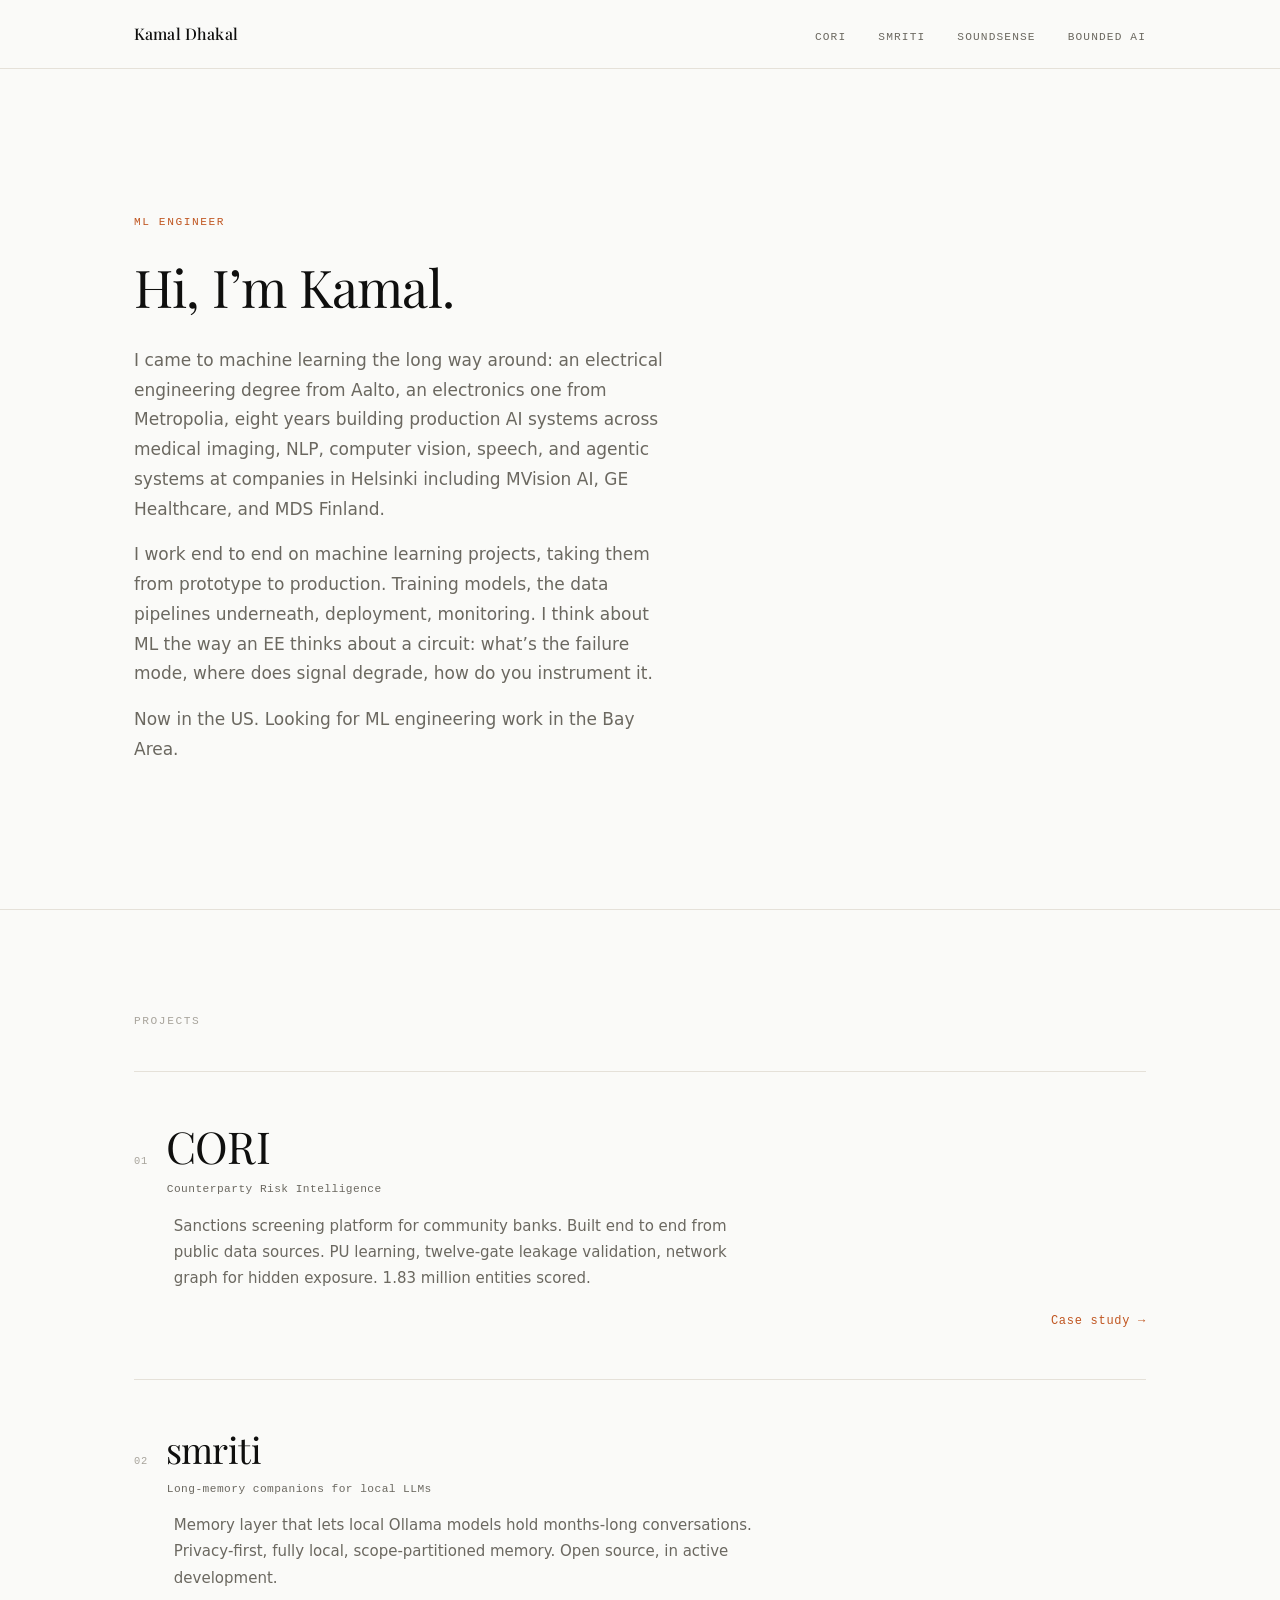
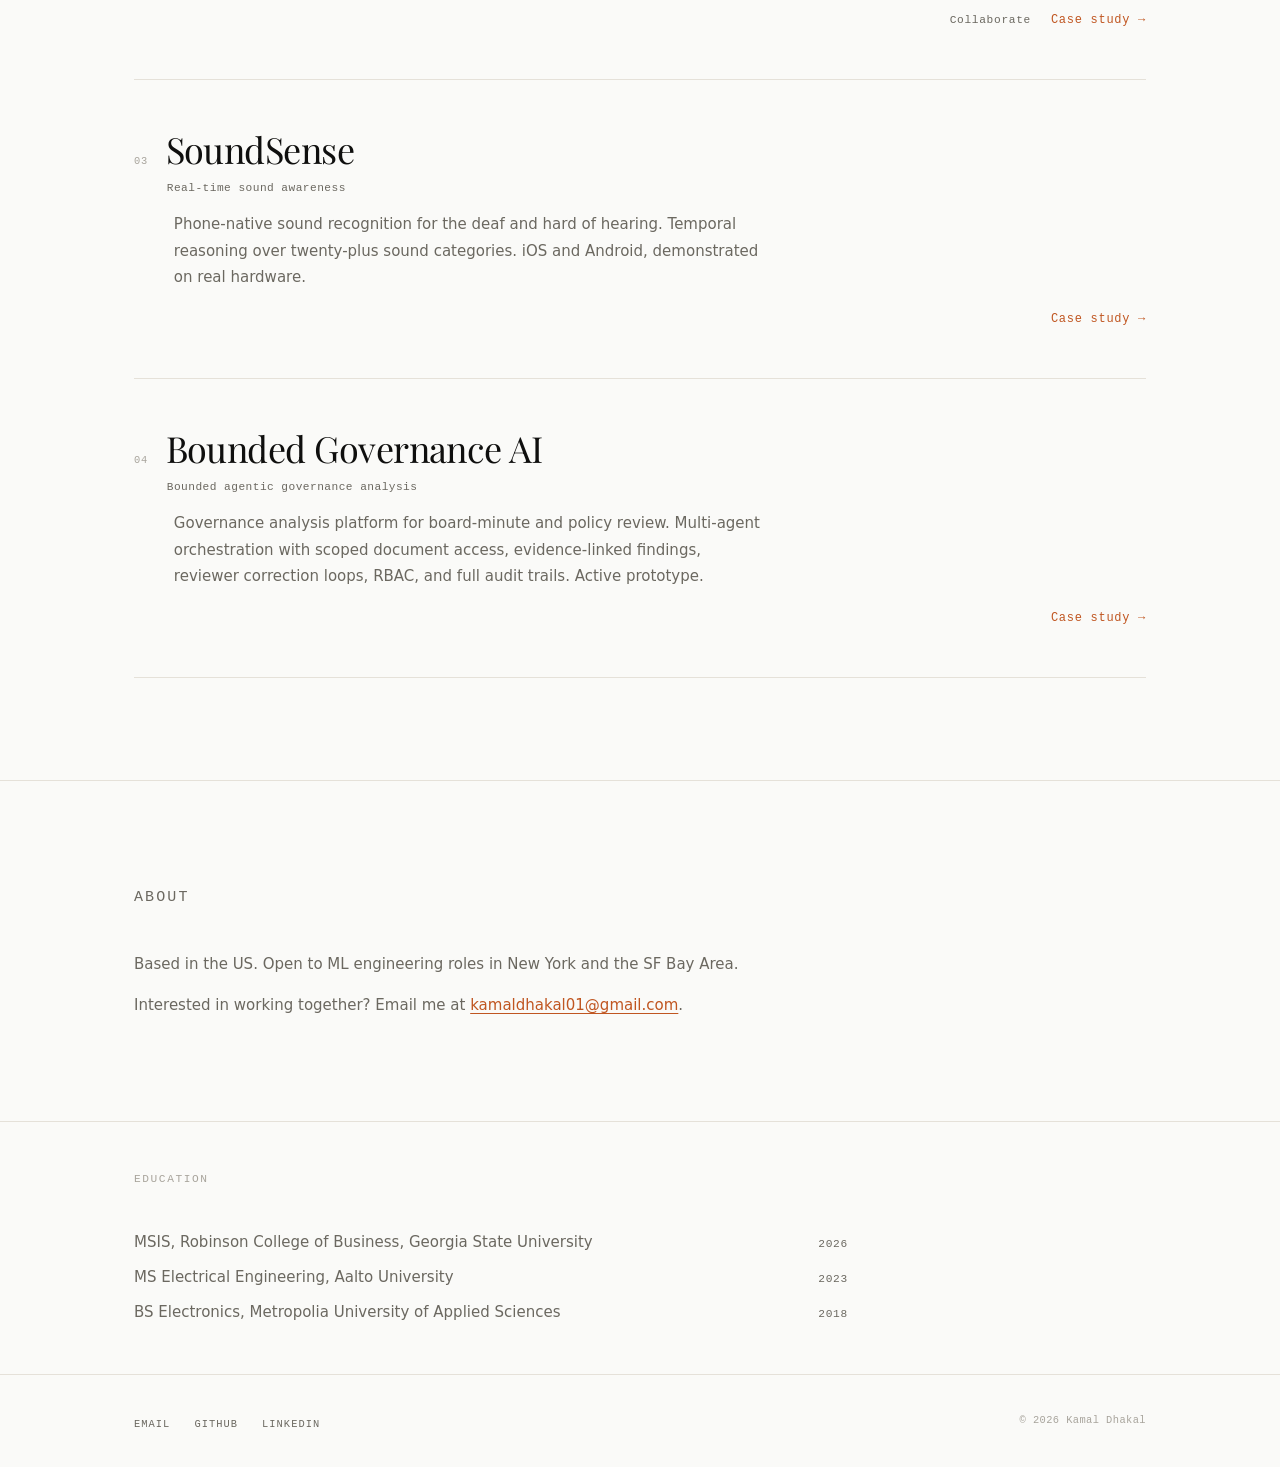
<file: index.html>
<!DOCTYPE html>
<html lang="en">
<head>
  <meta charset="UTF-8">
  <meta name="viewport" content="width=device-width, initial-scale=1.0">
  <title>Kamal Dhakal</title>
  <meta name="description" content="ML engineer. Eight years building production AI systems across medical imaging, NLP, computer vision, speech, and agentic systems. Now in the US, looking for ML engineering work in the Bay Area.">
  <link rel="preconnect" href="https://fonts.googleapis.com">
  <link rel="preconnect" href="https://fonts.gstatic.com" crossorigin>
  <link href="https://fonts.googleapis.com/css2?family=Playfair+Display:ital,wght@0,400;0,500;1,400&display=swap" rel="stylesheet">
  <link rel="stylesheet" href="styles.css">
</head>
<body>

  <nav class="site-nav">
    <div class="wrap nav-inner">
      <a href="/" class="nav-brand">Kamal Dhakal</a>
      <ul class="nav-items">
        <li><a href="/projects/cori/">CORI</a></li>
        <li><a href="/projects/smriti/">smriti</a></li>
        <li><a href="/projects/soundsense/">SoundSense</a></li>
        <li><a href="/projects/bounded-governance-ai/">Bounded AI</a></li>
      </ul>
    </div>
  </nav>

  <main>

    <section class="hero">
      <div class="wrap">
        <p class="hero-eyebrow">ML Engineer</p>
        <h1>Hi, I&rsquo;m Kamal.</h1>
        <p class="hero-body">I came to machine learning the long way around: an electrical engineering degree from Aalto, an electronics one from Metropolia, eight years building production AI systems across medical imaging, NLP, computer vision, speech, and agentic systems at companies in Helsinki including MVision AI, GE Healthcare, and MDS Finland.</p>
        <p class="hero-body">I work end to end on machine learning projects, taking them from prototype to production. Training models, the data pipelines underneath, deployment, monitoring. I think about ML the way an EE thinks about a circuit: what&rsquo;s the failure mode, where does signal degrade, how do you instrument it.</p>
        <p class="hero-body">Now in the US. Looking for ML engineering work in the Bay Area.</p>
      </div>
    </section>

    <section class="projects-section" id="projects">
      <div class="wrap">
        <p class="section-eyebrow">Projects</p>

        <div class="project-list">

          <!-- ── CORI ──────────────────────────────────────────── -->
          <article class="project-item featured">
            <div class="project-item-head">
              <span class="project-num">01</span>
              <h2>CORI</h2>
            </div>
            <p class="project-meta">Counterparty Risk Intelligence</p>
            <p class="project-blurb">Sanctions screening platform for community banks. Built end to end from public data sources. PU learning, twelve-gate leakage validation, network graph for hidden exposure. 1.83 million entities scored.</p>
            <div class="project-item-foot">
              <a href="/projects/cori/" class="cta-link">Case study &rarr;</a>
            </div>
          </article>

          <!-- ── smriti ─────────────────────────────────────────── -->
          <article class="project-item">
            <div class="project-item-head">
              <span class="project-num">02</span>
              <h2>smriti</h2>
            </div>
            <p class="project-meta">Long-memory companions for local LLMs</p>
            <p class="project-blurb">Memory layer that lets local Ollama models hold months-long conversations. Privacy-first, fully local, scope-partitioned memory. Open source, in active development.</p>
            <div class="project-item-foot">
              <a href="mailto:kamaldhakal01@gmail.com" class="cta-link-secondary">Collaborate</a>
              <a href="/projects/smriti/" class="cta-link">Case study &rarr;</a>
            </div>
          </article>

          <!-- ── SoundSense ─────────────────────────────────────── -->
          <article class="project-item">
            <div class="project-item-head">
              <span class="project-num">03</span>
              <h2>SoundSense</h2>
            </div>
            <p class="project-meta">Real-time sound awareness</p>
            <p class="project-blurb">Phone-native sound recognition for the deaf and hard of hearing. Temporal reasoning over twenty-plus sound categories. iOS and Android, demonstrated on real hardware.</p>
            <div class="project-item-foot">
              <a href="/projects/soundsense/" class="cta-link">Case study &rarr;</a>
            </div>
          </article>

          <!-- ── Bounded Governance AI ──────────────────────────── -->
          <article class="project-item">
            <div class="project-item-head">
              <span class="project-num">04</span>
              <h2>Bounded Governance AI</h2>
            </div>
            <p class="project-meta">Bounded agentic governance analysis</p>
            <p class="project-blurb">Governance analysis platform for board-minute and policy review. Multi-agent orchestration with scoped document access, evidence-linked findings, reviewer correction loops, RBAC, and full audit trails. Active prototype.</p>
            <div class="project-item-foot">
              <a href="/projects/bounded-governance-ai/" class="cta-link">Case study &rarr;</a>
            </div>
          </article>

        </div>
      </div>
    </section>

    <section class="about-section">
      <div class="wrap">
        <p class="section-eyebrow">About</p>
        <p>Based in the US. Open to ML engineering roles in New York and the SF Bay Area.</p>
        <p>Interested in working together? Email me at <a href="mailto:kamaldhakal01@gmail.com" class="link-accent">kamaldhakal01@gmail.com</a>.</p>
      </div>
    </section>

    <section class="education-section">
      <div class="wrap">
        <p class="section-eyebrow">Education</p>
        <ul class="education-list">
          <li class="education-item">
            <span>MSIS, Robinson College of Business, Georgia State University</span>
            <span class="education-year">2026</span>
          </li>
          <li class="education-item">
            <span>MS Electrical Engineering, Aalto University</span>
            <span class="education-year">2023</span>
          </li>
          <li class="education-item">
            <span>BS Electronics, Metropolia University of Applied Sciences</span>
            <span class="education-year">2018</span>
          </li>
        </ul>
      </div>
    </section>

  </main>

  <footer class="site-footer">
    <div class="wrap footer-inner">
      <ul class="footer-links">
        <li><a href="mailto:kamaldhakal01@gmail.com">Email</a></li>
        <li><a href="https://github.com/dhakalkamal" target="_blank" rel="noopener noreferrer">GitHub</a></li>
        <li><a href="https://www.linkedin.com/in/dhakalkamal/" target="_blank" rel="noopener noreferrer">LINKEDIN</a></li>
      </ul>
      <span class="footer-copy">&copy; 2026 Kamal Dhakal</span>
    </div>
  </footer>

</body>
</html>
</file>
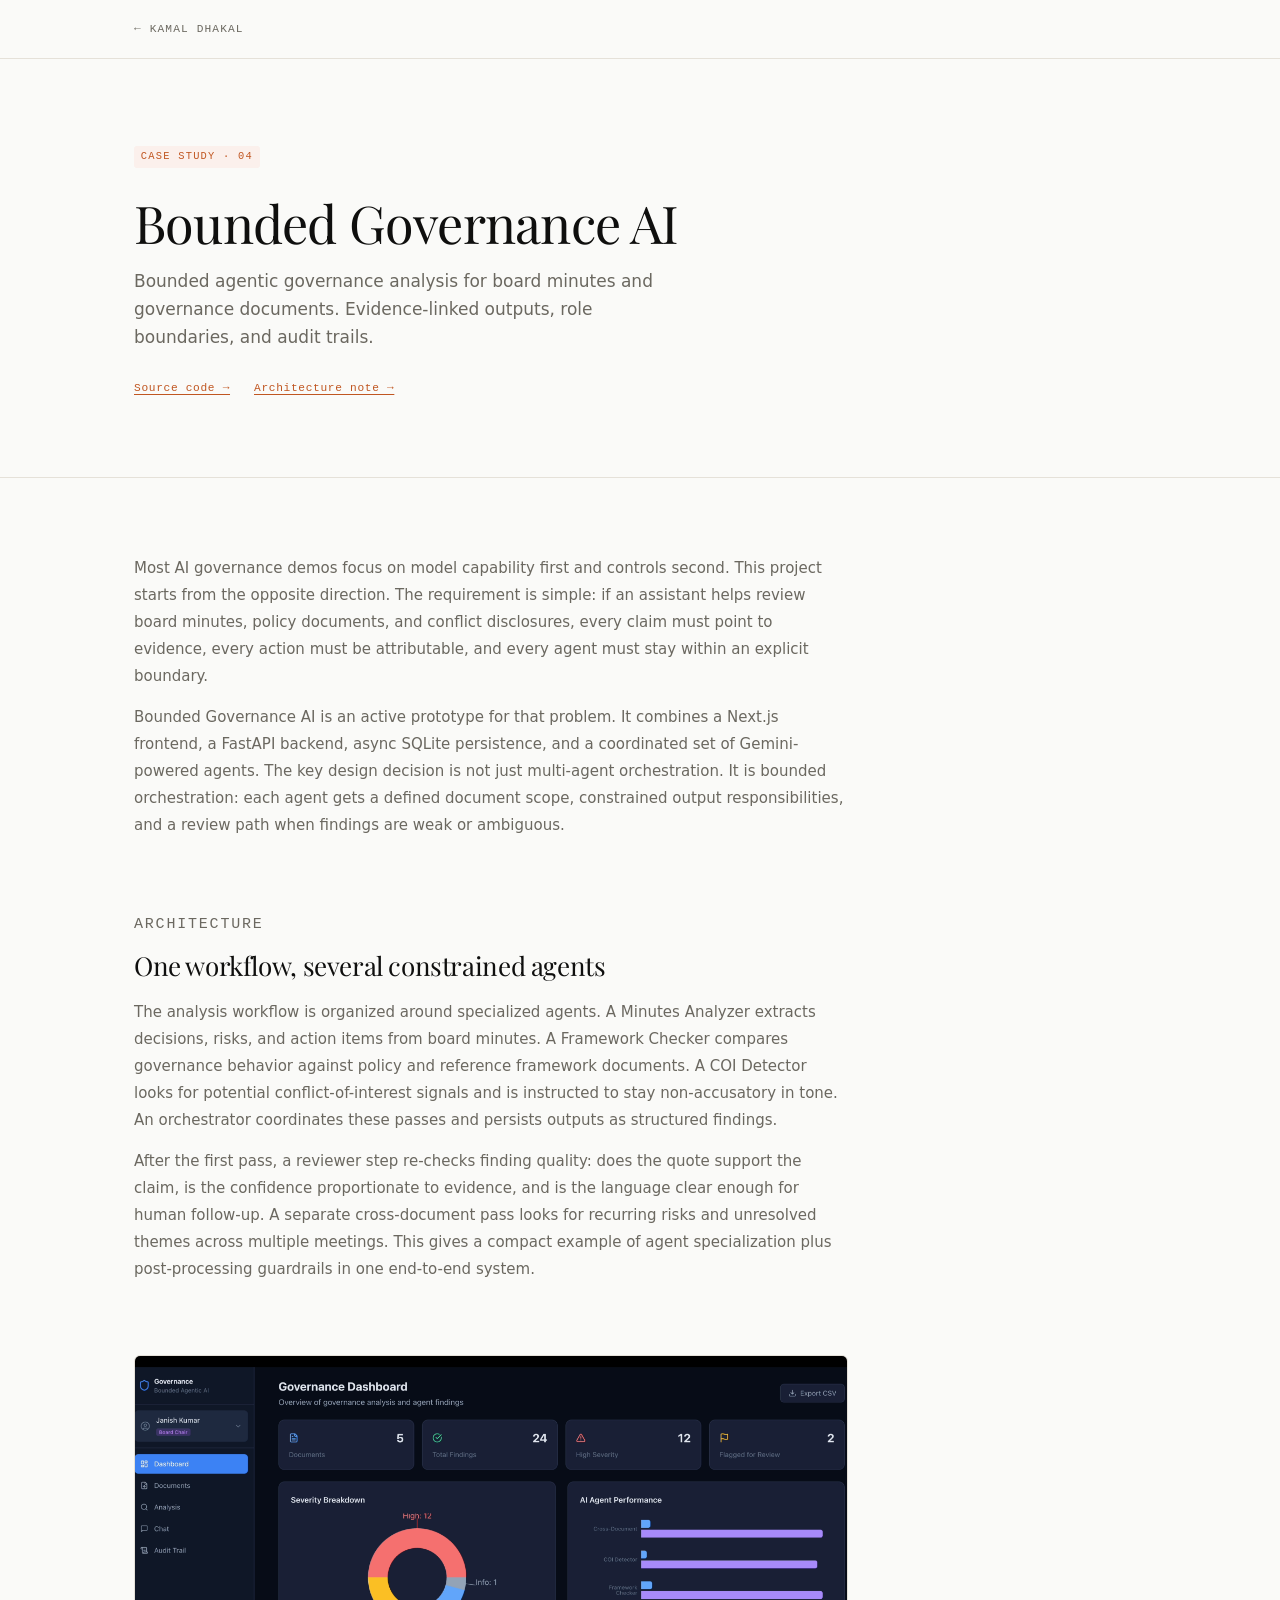
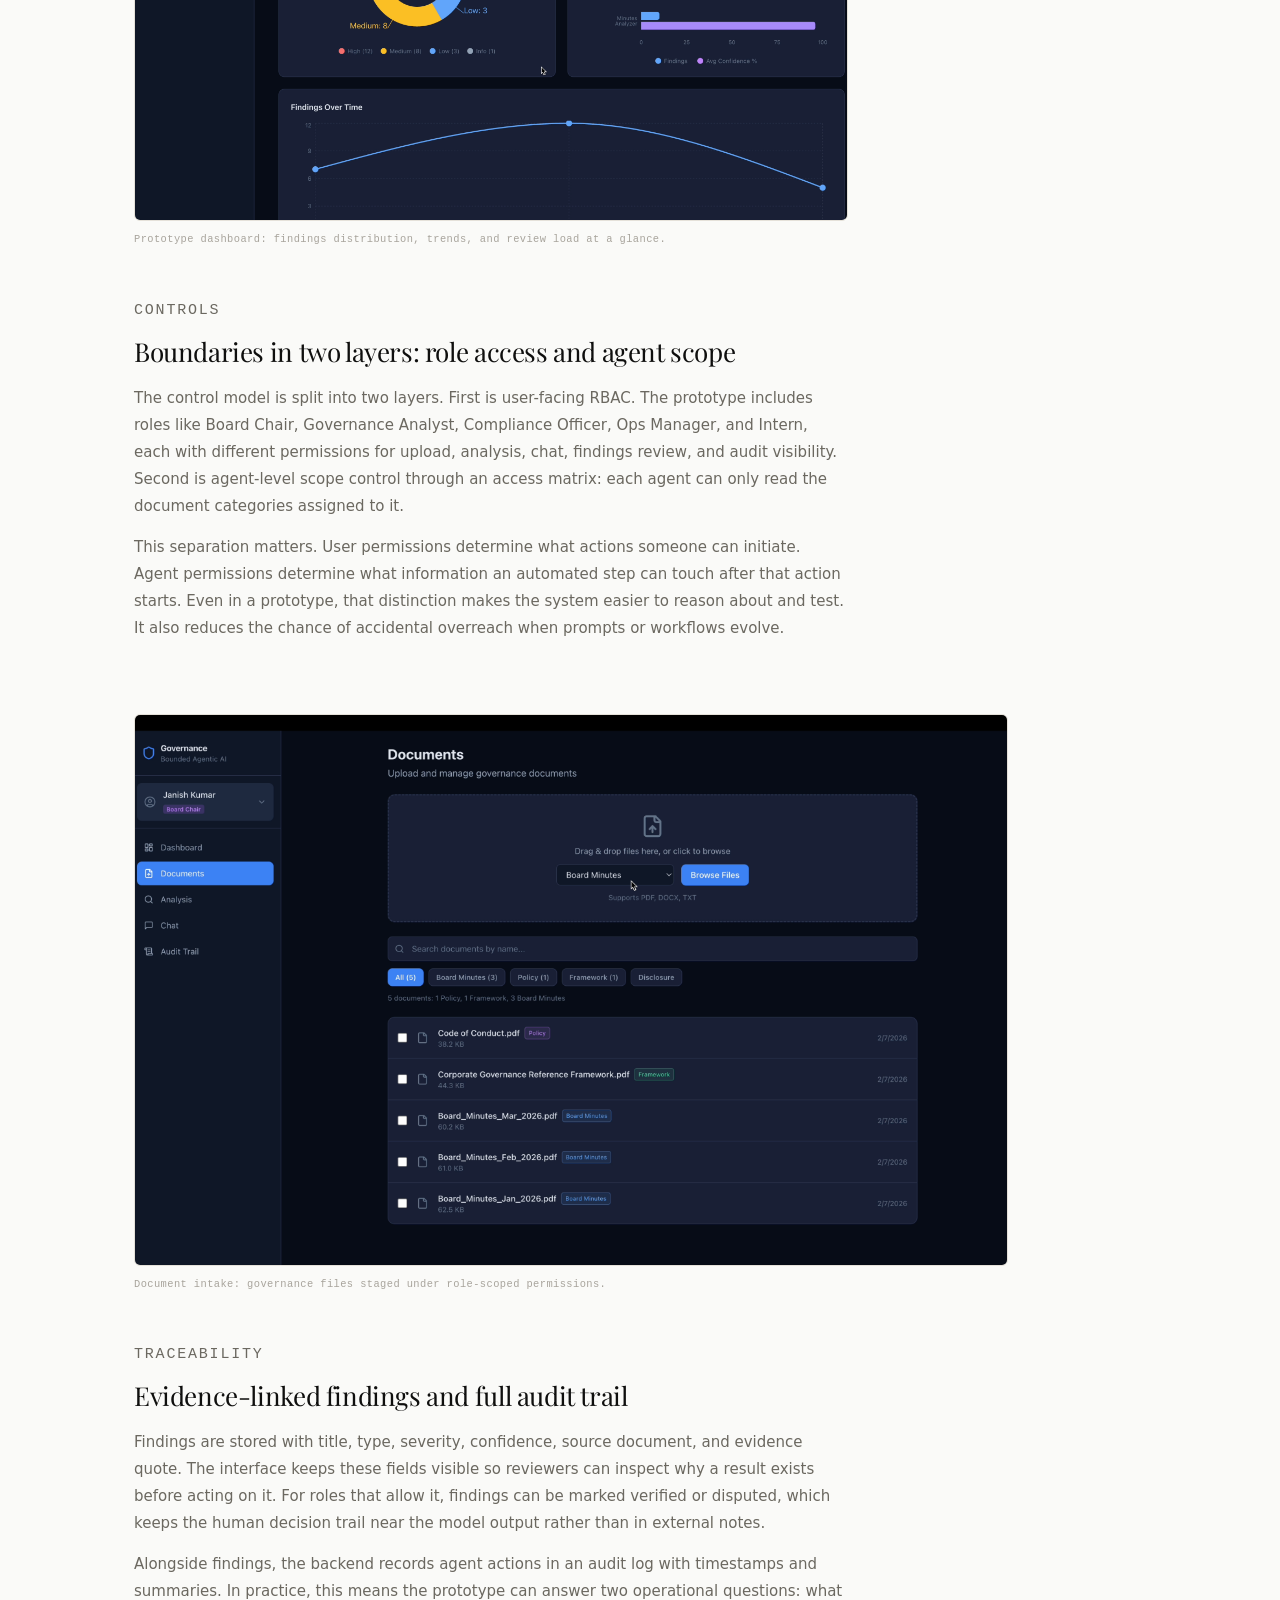
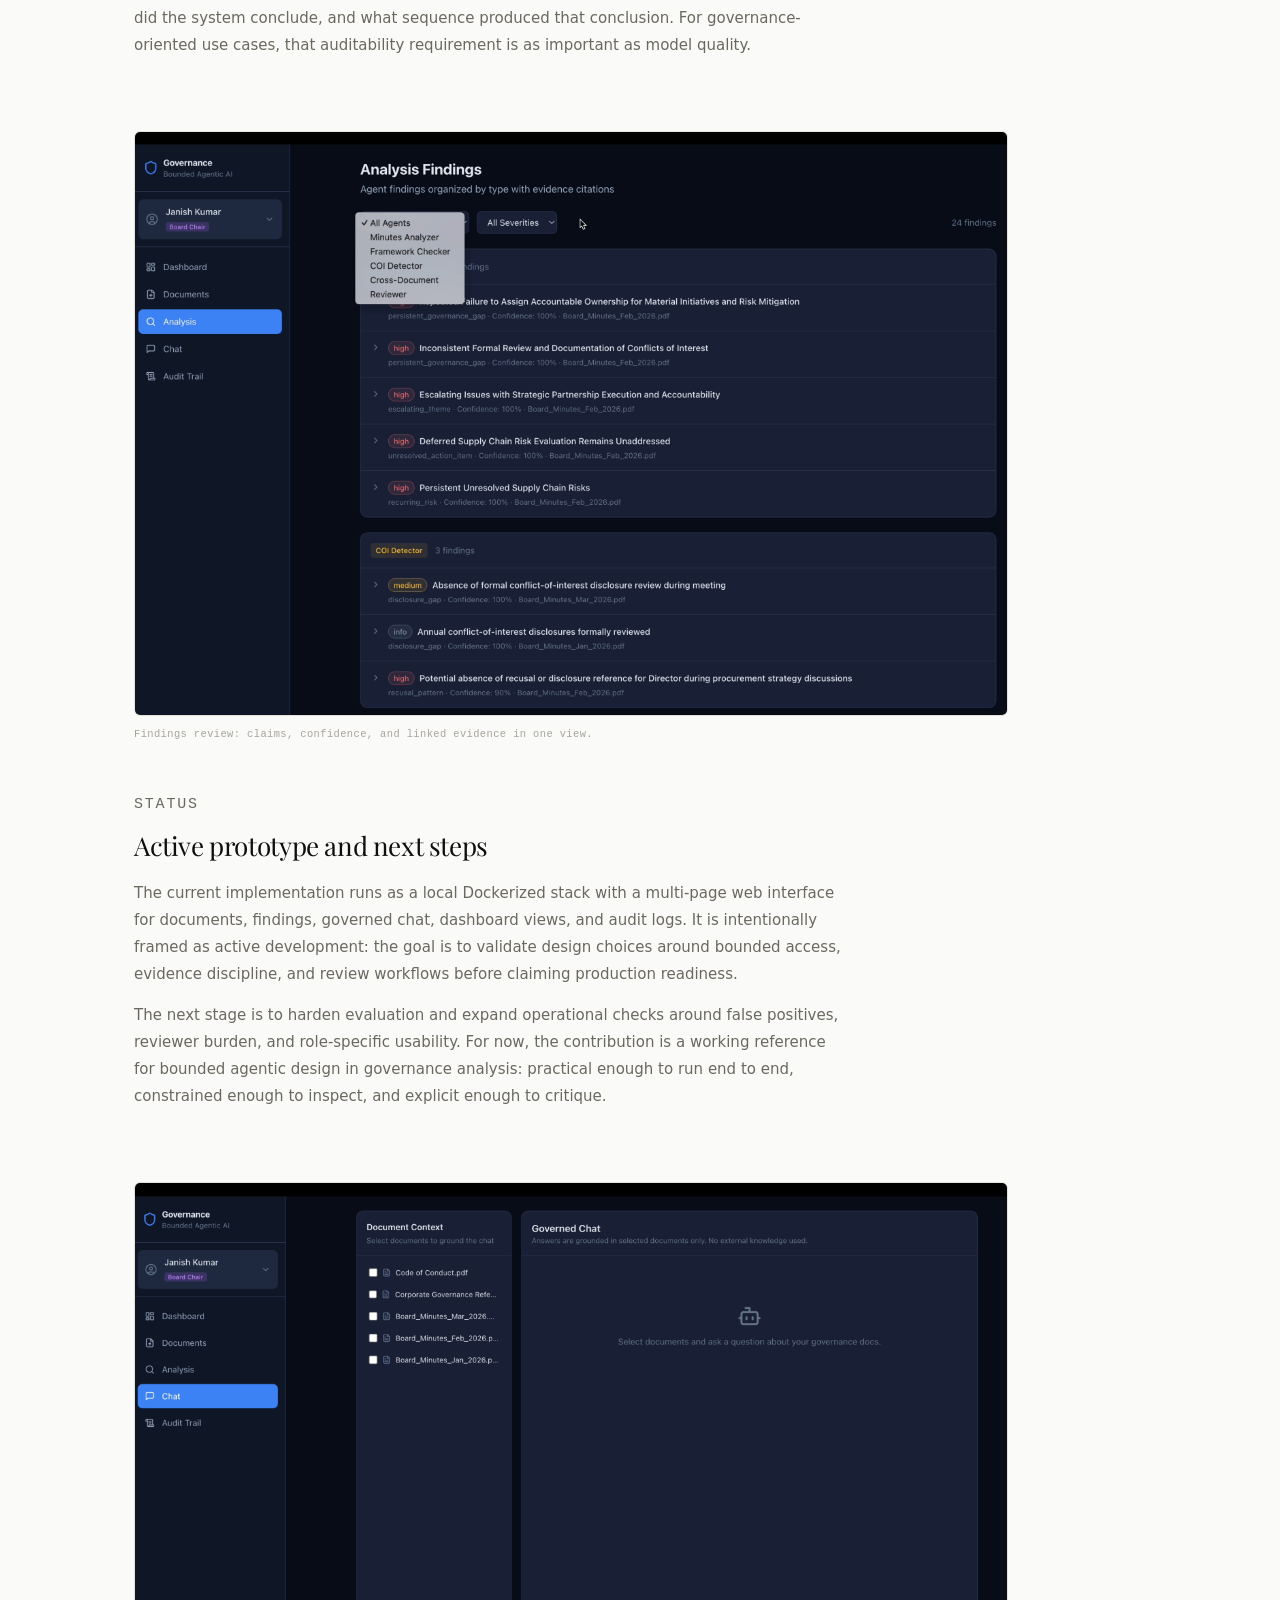
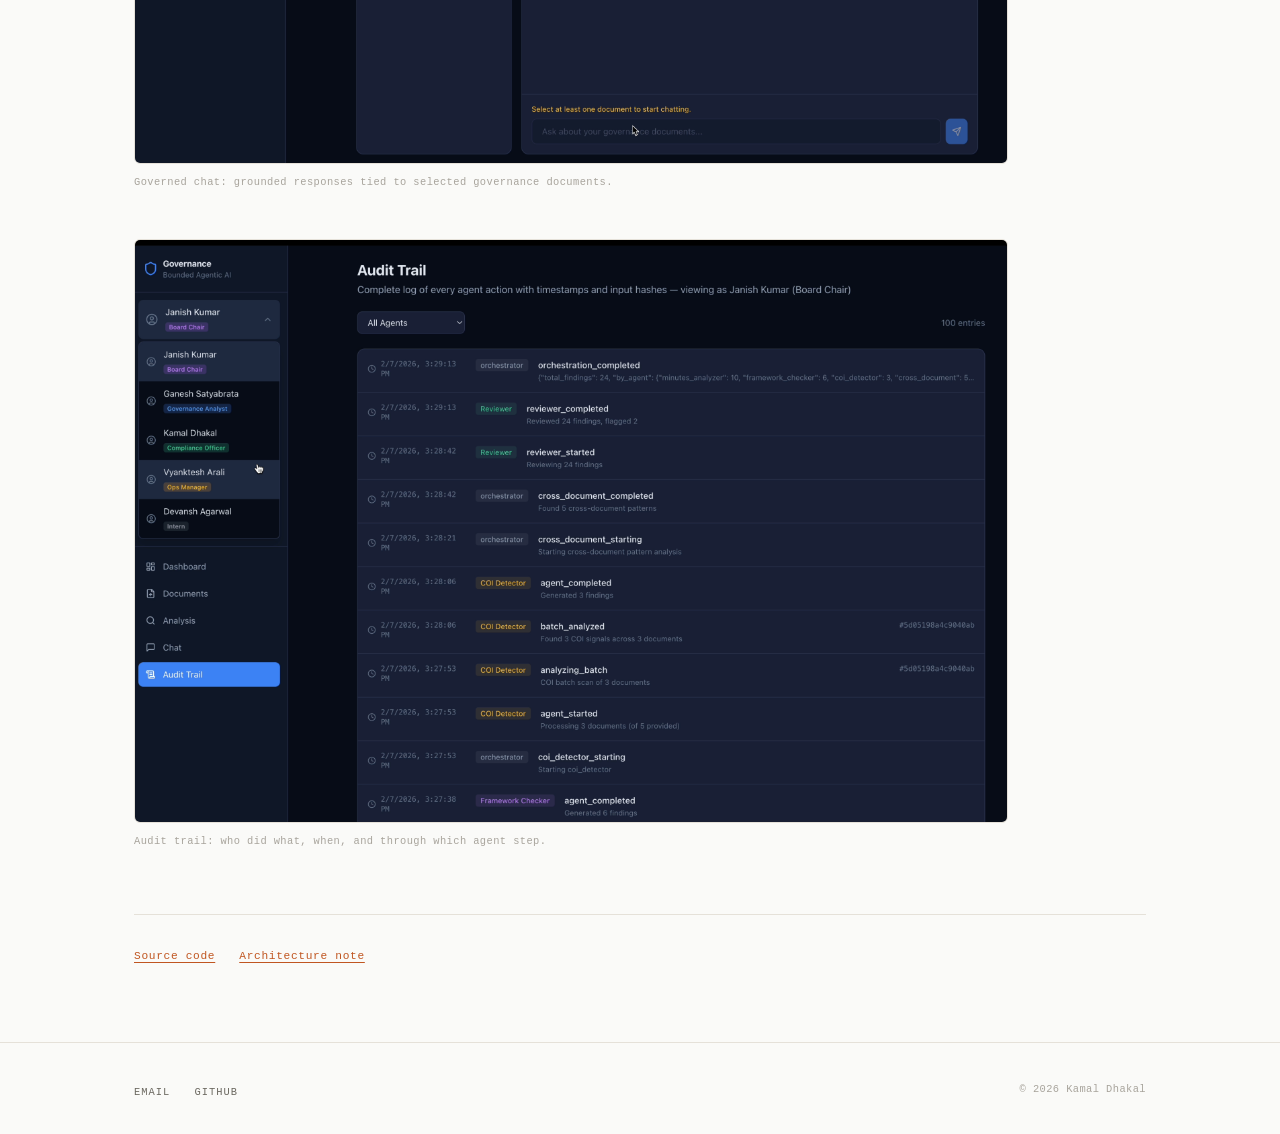
<file: projects/bounded-governance-ai/index.html>
<!DOCTYPE html>
<html lang="en">
<head>
  <meta charset="UTF-8">
  <meta name="viewport" content="width=device-width, initial-scale=1.0">
  <title>Bounded Governance AI: Kamal Dhakal</title>
  <meta name="description" content="Bounded Governance AI: active prototype for governance analysis with bounded multi-agent workflows, evidence-linked findings, RBAC, and audit trails.">
  <link rel="preconnect" href="https://fonts.googleapis.com">
  <link rel="preconnect" href="https://fonts.gstatic.com" crossorigin>
  <link href="https://fonts.googleapis.com/css2?family=Playfair+Display:ital,wght@0,400;0,500;1,400&display=swap" rel="stylesheet">
  <link rel="stylesheet" href="../../styles.css">
</head>
<body>

  <nav class="site-nav">
    <div class="wrap nav-inner">
      <a href="/#projects" class="nav-back-link">&larr; Kamal Dhakal</a>
    </div>
  </nav>

  <main>

    <header class="case-header">
      <div class="wrap">
        <span class="case-header-tag">Case Study &middot; 04</span>
        <h1>Bounded Governance AI</h1>
        <p class="case-tagline">Bounded agentic governance analysis for board minutes and governance documents. Evidence-linked outputs, role boundaries, and audit trails.</p>
        <div class="case-header-links">
          <a href="https://github.com/dhakalkamal/bounded-governance-ai" target="_blank" rel="noopener noreferrer">Source code &rarr;</a>
          <a href="https://github.com/dhakalkamal/bounded-governance-ai/blob/main/Bounded_Agentic_Governance_Architecture.md" target="_blank" rel="noopener noreferrer">Architecture note &rarr;</a>
        </div>
      </div>
    </header>

    <div class="case-body">
      <div class="wrap">

        <!-- Intro -->
        <section class="case-section">
          <p>Most AI governance demos focus on model capability first and controls second. This project starts from the opposite direction. The requirement is simple: if an assistant helps review board minutes, policy documents, and conflict disclosures, every claim must point to evidence, every action must be attributable, and every agent must stay within an explicit boundary.</p>
          <p>Bounded Governance AI is an active prototype for that problem. It combines a Next.js frontend, a FastAPI backend, async SQLite persistence, and a coordinated set of Gemini-powered agents. The key design decision is not just multi-agent orchestration. It is bounded orchestration: each agent gets a defined document scope, constrained output responsibilities, and a review path when findings are weak or ambiguous.</p>
        </section>

        <!-- Architecture -->
        <section class="case-section">
          <p class="case-section-label">Architecture</p>
          <h2>One workflow, several constrained agents</h2>
          <p>The analysis workflow is organized around specialized agents. A Minutes Analyzer extracts decisions, risks, and action items from board minutes. A Framework Checker compares governance behavior against policy and reference framework documents. A COI Detector looks for potential conflict-of-interest signals and is instructed to stay non-accusatory in tone. An orchestrator coordinates these passes and persists outputs as structured findings.</p>
          <p>After the first pass, a reviewer step re-checks finding quality: does the quote support the claim, is the confidence proportionate to evidence, and is the language clear enough for human follow-up. A separate cross-document pass looks for recurring risks and unresolved themes across multiple meetings. This gives a compact example of agent specialization plus post-processing guardrails in one end-to-end system.</p>
        </section>

        <!-- TODO: Replace src with dashboard screenshot from running prototype -->
        <!-- dashboard-overview.png: governance dashboard with severity breakdown, trend chart, and findings summary cards -->
        <div class="case-media">
          <figure>
            <img
              src="../../assets/bounded-governance-ai/dashboard-overview.png"
              alt="Governance dashboard showing findings summary cards, severity breakdown chart, and trend view across meeting documents."
              width="1200"
              height="750"
              loading="lazy"
            >
            <figcaption>Prototype dashboard: findings distribution, trends, and review load at a glance.</figcaption>
          </figure>
        </div>

        <!-- Permissions -->
        <section class="case-section">
          <p class="case-section-label">Controls</p>
          <h2>Boundaries in two layers: role access and agent scope</h2>
          <p>The control model is split into two layers. First is user-facing RBAC. The prototype includes roles like Board Chair, Governance Analyst, Compliance Officer, Ops Manager, and Intern, each with different permissions for upload, analysis, chat, findings review, and audit visibility. Second is agent-level scope control through an access matrix: each agent can only read the document categories assigned to it.</p>
          <p>This separation matters. User permissions determine what actions someone can initiate. Agent permissions determine what information an automated step can touch after that action starts. Even in a prototype, that distinction makes the system easier to reason about and test. It also reduces the chance of accidental overreach when prompts or workflows evolve.</p>
        </section>

        <div class="case-media wide">
          <figure>
            <img
              src="../../assets/bounded-governance-ai/documents-upload.png"
              alt="Document upload workspace showing governance files staged for analysis with role-scoped access controls."
              width="1200"
              height="750"
              loading="lazy"
            >
            <figcaption>Document intake: governance files staged under role-scoped permissions.</figcaption>
          </figure>
        </div>

        <!-- Evidence + audit -->
        <section class="case-section">
          <p class="case-section-label">Traceability</p>
          <h2>Evidence-linked findings and full audit trail</h2>
          <p>Findings are stored with title, type, severity, confidence, source document, and evidence quote. The interface keeps these fields visible so reviewers can inspect why a result exists before acting on it. For roles that allow it, findings can be marked verified or disputed, which keeps the human decision trail near the model output rather than in external notes.</p>
          <p>Alongside findings, the backend records agent actions in an audit log with timestamps and summaries. In practice, this means the prototype can answer two operational questions: what did the system conclude, and what sequence produced that conclusion. For governance-oriented use cases, that auditability requirement is as important as model quality.</p>
        </section>

        <div class="case-media wide">
          <figure>
            <img
              src="../../assets/bounded-governance-ai/analysis-findings.png"
              alt="Findings review panel with severity labels, confidence signals, and linked evidence excerpts for each claim."
              width="1200"
              height="750"
              loading="lazy"
            >
            <figcaption>Findings review: claims, confidence, and linked evidence in one view.</figcaption>
          </figure>
        </div>

        <!-- Status -->
        <section class="case-section">
          <p class="case-section-label">Status</p>
          <h2>Active prototype and next steps</h2>
          <p>The current implementation runs as a local Dockerized stack with a multi-page web interface for documents, findings, governed chat, dashboard views, and audit logs. It is intentionally framed as active development: the goal is to validate design choices around bounded access, evidence discipline, and review workflows before claiming production readiness.</p>
          <p>The next stage is to harden evaluation and expand operational checks around false positives, reviewer burden, and role-specific usability. For now, the contribution is a working reference for bounded agentic design in governance analysis: practical enough to run end to end, constrained enough to inspect, and explicit enough to critique.</p>
        </section>

        <div class="case-media wide">
          <figure>
            <img
              src="../../assets/bounded-governance-ai/governed-chat.png"
              alt="Governed chat interface answering governance questions with grounded responses tied to selected documents."
              width="1200"
              height="750"
              loading="lazy"
            >
            <figcaption>Governed chat: grounded responses tied to selected governance documents.</figcaption>
          </figure>
        </div>

        <div class="case-media wide">
          <figure>
            <img
              src="../../assets/bounded-governance-ai/audit-trail.png"
              alt="Audit trail view listing timestamped agent actions, action summaries, and trace identifiers for analysis runs."
              width="1200"
              height="750"
              loading="lazy"
            >
            <figcaption>Audit trail: who did what, when, and through which agent step.</figcaption>
          </figure>
        </div>

        <div class="case-article-footer">
          <a href="https://github.com/dhakalkamal/bounded-governance-ai" target="_blank" rel="noopener noreferrer">Source code</a>
          <a href="https://github.com/dhakalkamal/bounded-governance-ai/blob/main/Bounded_Agentic_Governance_Architecture.md" target="_blank" rel="noopener noreferrer">Architecture note</a>
        </div>

      </div>
    </div>

  </main>

  <footer class="site-footer">
    <div class="wrap footer-inner">
      <ul class="footer-links">
        <li><a href="mailto:kamaldhakal01@gmail.com">Email</a></li>
        <li><a href="https://github.com/dhakalkamal" target="_blank" rel="noopener noreferrer">GitHub</a></li>
      </ul>
      <span class="footer-copy">&copy; 2026 Kamal Dhakal</span>
    </div>
  </footer>

</body>
</html>
</file>
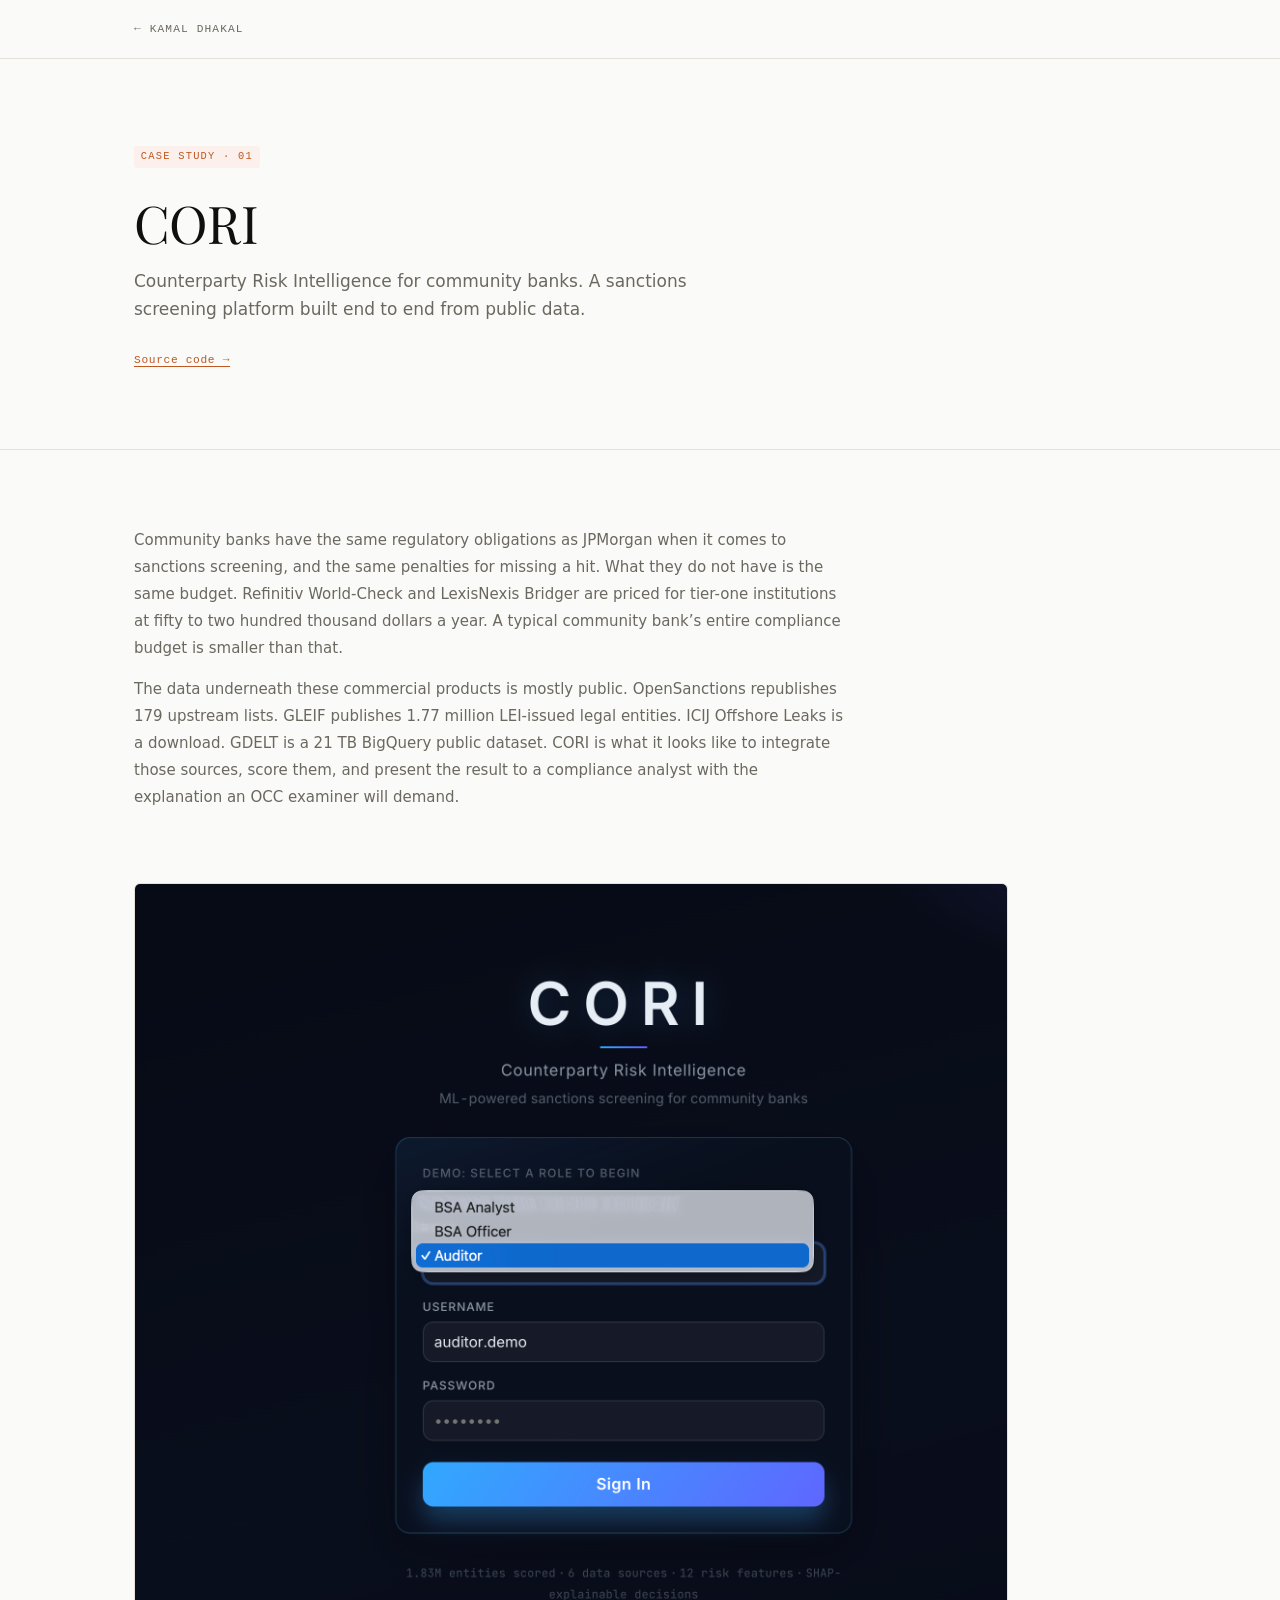
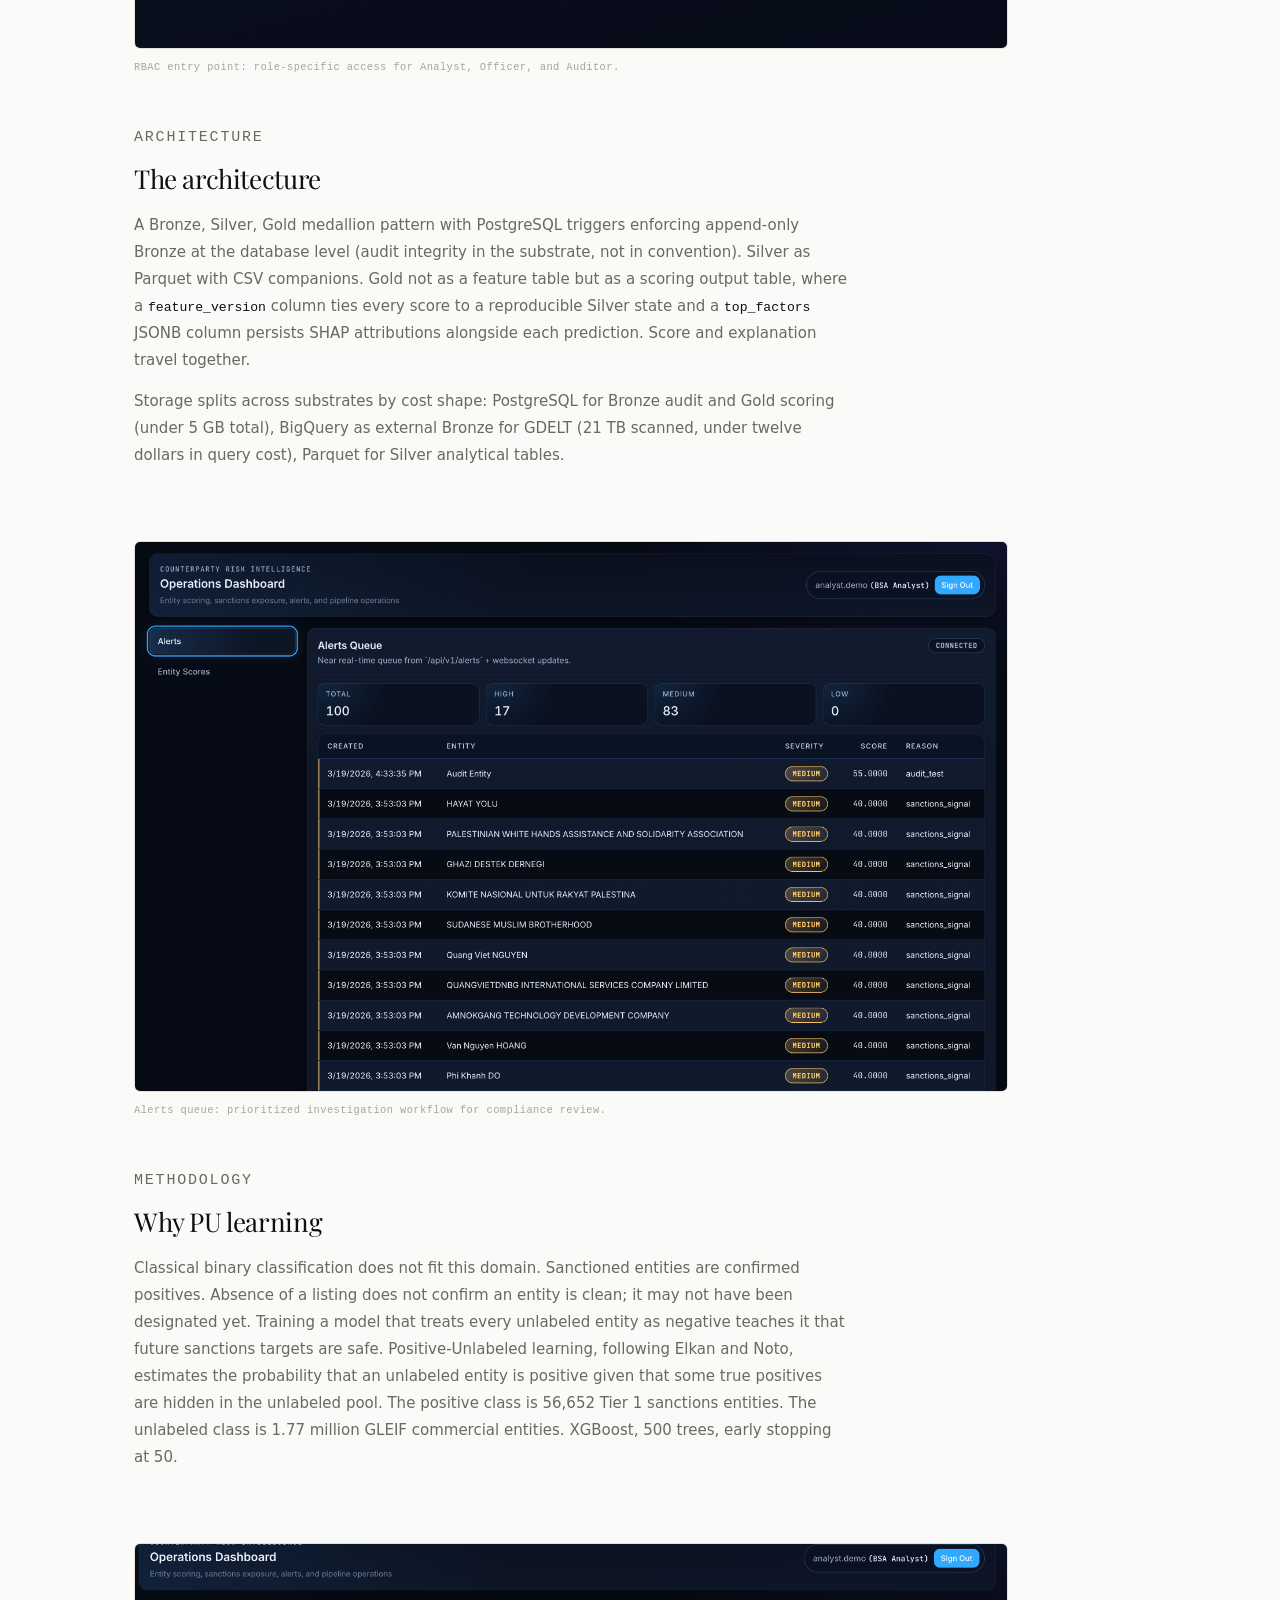
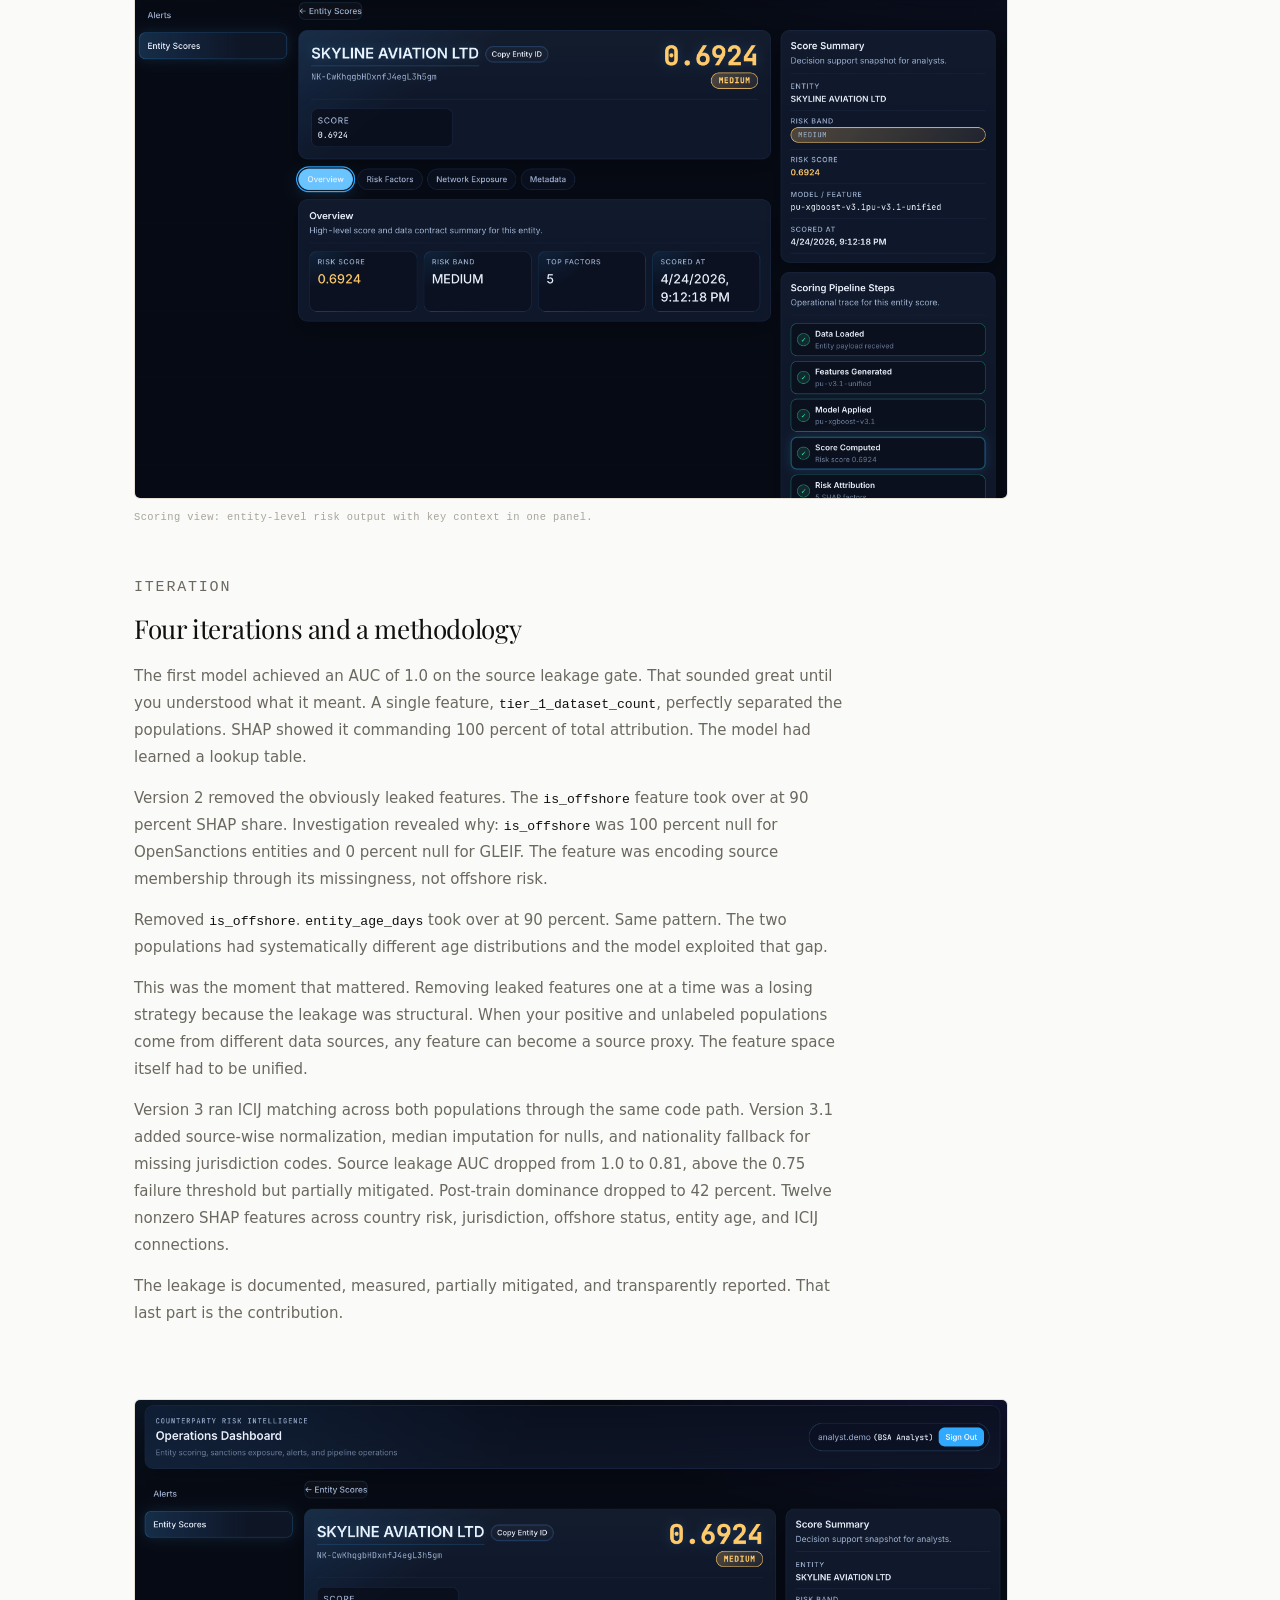
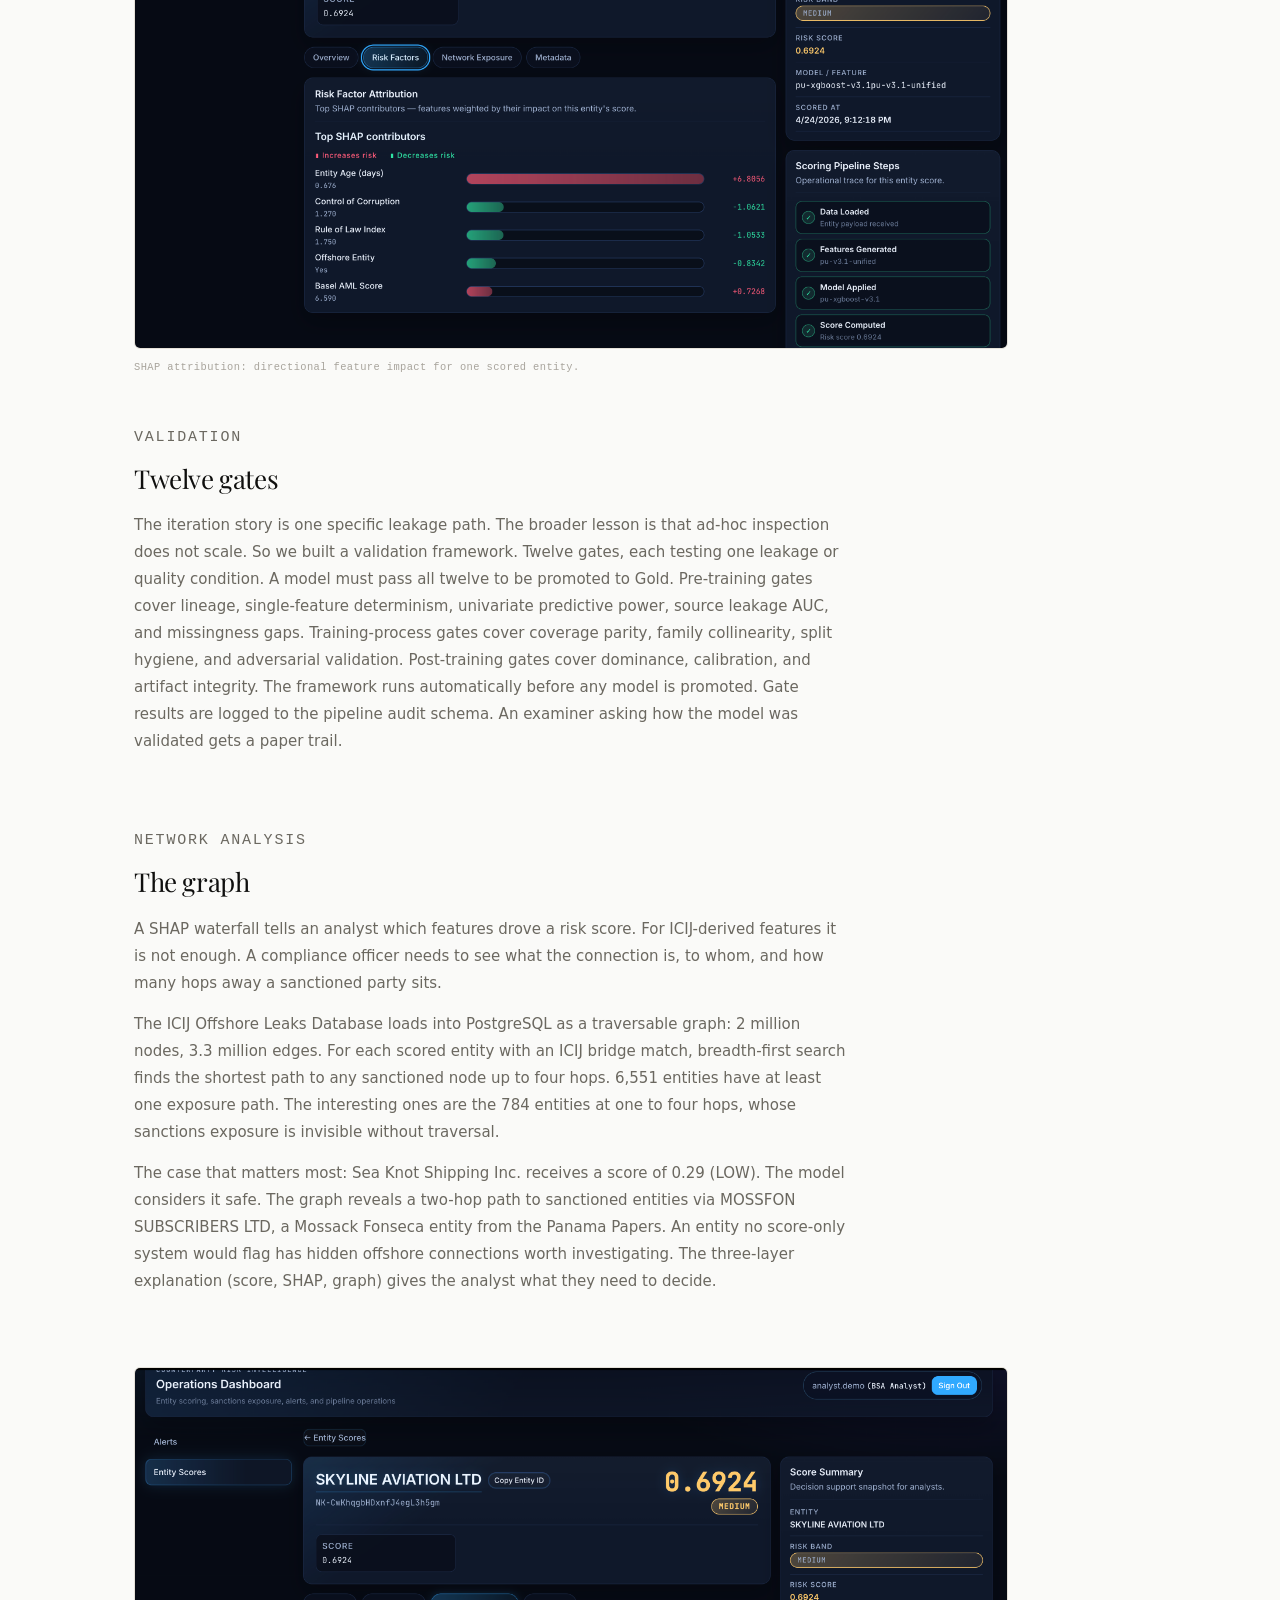
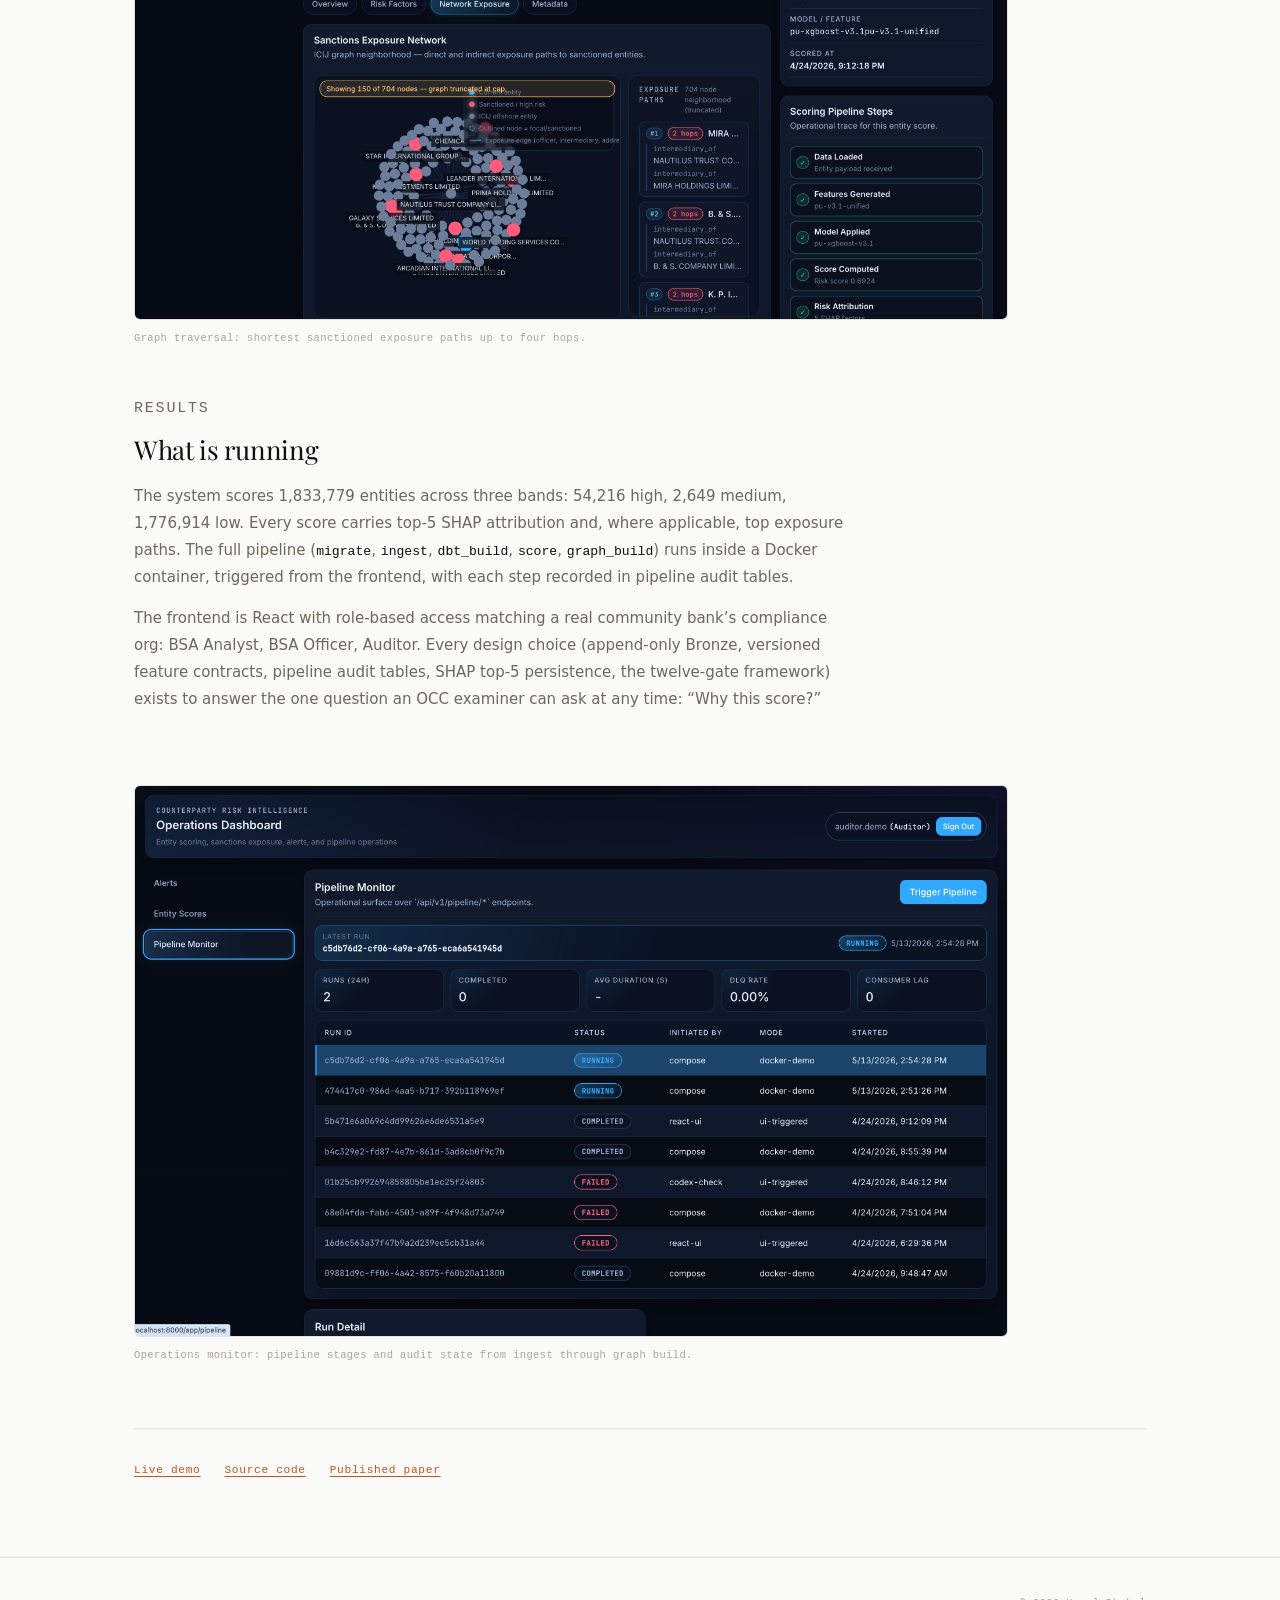
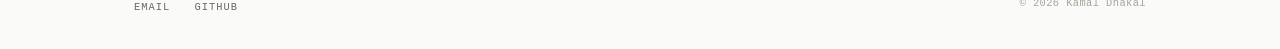
<file: projects/cori/index.html>
<!DOCTYPE html>
<html lang="en">
<head>
  <meta charset="UTF-8">
  <meta name="viewport" content="width=device-width, initial-scale=1.0">
  <title>CORI: Kamal Dhakal</title>
  <meta name="description" content="CORI: sanctions and financial-crime screening for community banks. PU learning, twelve-gate leakage validation, network graph for hidden exposure traversal. 1.83 million entities scored.">
  <link rel="preconnect" href="https://fonts.googleapis.com">
  <link rel="preconnect" href="https://fonts.gstatic.com" crossorigin>
  <link href="https://fonts.googleapis.com/css2?family=Playfair+Display:ital,wght@0,400;0,500;1,400&display=swap" rel="stylesheet">
  <link rel="stylesheet" href="../../styles.css">
</head>
<body>

  <nav class="site-nav">
    <div class="wrap nav-inner">
      <a href="/#projects" class="nav-back-link">&larr; Kamal Dhakal</a>
    </div>
  </nav>

  <main>

    <header class="case-header">
      <div class="wrap">
        <span class="case-header-tag">Case Study &middot; 01</span>
        <h1>CORI</h1>
        <p class="case-tagline">Counterparty Risk Intelligence for community banks. A sanctions screening platform built end to end from public data.</p>
        <div class="case-header-links">
          <a href="https://github.com/dhakalkamal/counter-party-risk-intelligence" target="_blank" rel="noopener noreferrer">Source code &rarr;</a>
        </div>
      </div>
    </header>

    <div class="case-body">
      <div class="wrap">

        <!-- Intro -->
        <section class="case-section">
          <p>Community banks have the same regulatory obligations as JPMorgan when it comes to sanctions screening, and the same penalties for missing a hit. What they do not have is the same budget. Refinitiv World-Check and LexisNexis Bridger are priced for tier-one institutions at fifty to two hundred thousand dollars a year. A typical community bank&rsquo;s entire compliance budget is smaller than that.</p>
          <p>The data underneath these commercial products is mostly public. OpenSanctions republishes 179 upstream lists. GLEIF publishes 1.77 million LEI-issued legal entities. ICIJ Offshore Leaks is a download. GDELT is a 21 TB BigQuery public dataset. CORI is what it looks like to integrate those sources, score them, and present the result to a compliance analyst with the explanation an OCC examiner will demand.</p>
        </section>

        <div class="case-media wide">
          <figure>
            <img
              src="../../assets/cori/login-role-selection.png"
              alt="CORI login and role selection screen showing access paths for BSA Analyst, BSA Officer, and Auditor."
              width="1200"
              height="750"
              loading="lazy"
            >
            <figcaption>RBAC entry point: role-specific access for Analyst, Officer, and Auditor.</figcaption>
          </figure>
        </div>

        <!-- Architecture -->
        <section class="case-section">
          <p class="case-section-label">Architecture</p>
          <h2>The architecture</h2>
          <p>A Bronze, Silver, Gold medallion pattern with PostgreSQL triggers enforcing append-only Bronze at the database level (audit integrity in the substrate, not in convention). Silver as Parquet with CSV companions. Gold not as a feature table but as a scoring output table, where a <code>feature_version</code> column ties every score to a reproducible Silver state and a <code>top_factors</code> JSONB column persists SHAP attributions alongside each prediction. Score and explanation travel together.</p>
          <p>Storage splits across substrates by cost shape: PostgreSQL for Bronze audit and Gold scoring (under 5 GB total), BigQuery as external Bronze for GDELT (21 TB scanned, under twelve dollars in query cost), Parquet for Silver analytical tables.</p>
        </section>

        <div class="case-media wide">
          <figure>
            <img
              src="../../assets/cori/alerts-queue-dashboard.png"
              alt="Alerts queue dashboard showing prioritized entities, risk labels, and investigation workflow state."
              width="1200"
              height="750"
              loading="lazy"
            >
            <figcaption>Alerts queue: prioritized investigation workflow for compliance review.</figcaption>
          </figure>
        </div>

        <!-- Methodology -->
        <section class="case-section">
          <p class="case-section-label">Methodology</p>
          <h2>Why PU learning</h2>
          <p>Classical binary classification does not fit this domain. Sanctioned entities are confirmed positives. Absence of a listing does not confirm an entity is clean; it may not have been designated yet. Training a model that treats every unlabeled entity as negative teaches it that future sanctions targets are safe. Positive-Unlabeled learning, following Elkan and Noto, estimates the probability that an unlabeled entity is positive given that some true positives are hidden in the unlabeled pool. The positive class is 56,652 Tier 1 sanctions entities. The unlabeled class is 1.77 million GLEIF commercial entities. XGBoost, 500 trees, early stopping at 50.</p>
        </section>

        <div class="case-media wide">
          <figure>
            <img
              src="../../assets/cori/entity-overview.png"
              alt="Entity overview page with consolidated risk score, band, and core profile details for scoring decisions."
              width="1200"
              height="750"
              loading="lazy"
            >
            <figcaption>Scoring view: entity-level risk output with key context in one panel.</figcaption>
          </figure>
        </div>

        <!-- Iteration -->
        <section class="case-section">
          <p class="case-section-label">Iteration</p>
          <h2>Four iterations and a methodology</h2>
          <p>The first model achieved an AUC of 1.0 on the source leakage gate. That sounded great until you understood what it meant. A single feature, <code>tier_1_dataset_count</code>, perfectly separated the populations. SHAP showed it commanding 100 percent of total attribution. The model had learned a lookup table.</p>
          <p>Version 2 removed the obviously leaked features. The <code>is_offshore</code> feature took over at 90 percent SHAP share. Investigation revealed why: <code>is_offshore</code> was 100 percent null for OpenSanctions entities and 0 percent null for GLEIF. The feature was encoding source membership through its missingness, not offshore risk.</p>
          <p>Removed <code>is_offshore</code>. <code>entity_age_days</code> took over at 90 percent. Same pattern. The two populations had systematically different age distributions and the model exploited that gap.</p>
          <p>This was the moment that mattered. Removing leaked features one at a time was a losing strategy because the leakage was structural. When your positive and unlabeled populations come from different data sources, any feature can become a source proxy. The feature space itself had to be unified.</p>
          <p>Version 3 ran ICIJ matching across both populations through the same code path. Version 3.1 added source-wise normalization, median imputation for nulls, and nationality fallback for missing jurisdiction codes. Source leakage AUC dropped from 1.0 to 0.81, above the 0.75 failure threshold but partially mitigated. Post-train dominance dropped to 42 percent. Twelve nonzero SHAP features across country risk, jurisdiction, offshore status, entity age, and ICIJ connections.</p>
          <p>The leakage is documented, measured, partially mitigated, and transparently reported. That last part is the contribution.</p>
        </section>

        <div class="case-media wide">
          <figure>
            <img
              src="../../assets/cori/shap-risk-attribution.png"
              alt="SHAP risk attribution panel breaking down feature-level contributions to a single entity risk score."
              width="1200"
              height="750"
              loading="lazy"
            >
            <figcaption>SHAP attribution: directional feature impact for one scored entity.</figcaption>
          </figure>
        </div>

        <!-- Validation -->
        <section class="case-section">
          <p class="case-section-label">Validation</p>
          <h2>Twelve gates</h2>
          <p>The iteration story is one specific leakage path. The broader lesson is that ad-hoc inspection does not scale. So we built a validation framework. Twelve gates, each testing one leakage or quality condition. A model must pass all twelve to be promoted to Gold. Pre-training gates cover lineage, single-feature determinism, univariate predictive power, source leakage AUC, and missingness gaps. Training-process gates cover coverage parity, family collinearity, split hygiene, and adversarial validation. Post-training gates cover dominance, calibration, and artifact integrity. The framework runs automatically before any model is promoted. Gate results are logged to the pipeline audit schema. An examiner asking how the model was validated gets a paper trail.</p>
        </section>

        <!-- Network analysis -->
        <section class="case-section">
          <p class="case-section-label">Network Analysis</p>
          <h2>The graph</h2>
          <p>A SHAP waterfall tells an analyst which features drove a risk score. For ICIJ-derived features it is not enough. A compliance officer needs to see what the connection is, to whom, and how many hops away a sanctioned party sits.</p>
          <p>The ICIJ Offshore Leaks Database loads into PostgreSQL as a traversable graph: 2 million nodes, 3.3 million edges. For each scored entity with an ICIJ bridge match, breadth-first search finds the shortest path to any sanctioned node up to four hops. 6,551 entities have at least one exposure path. The interesting ones are the 784 entities at one to four hops, whose sanctions exposure is invisible without traversal.</p>
          <p>The case that matters most: Sea Knot Shipping Inc. receives a score of 0.29 (LOW). The model considers it safe. The graph reveals a two-hop path to sanctioned entities via MOSSFON SUBSCRIBERS LTD, a Mossack Fonseca entity from the Panama Papers. An entity no score-only system would flag has hidden offshore connections worth investigating. The three-layer explanation (score, SHAP, graph) gives the analyst what they need to decide.</p>
        </section>

        <div class="case-media wide">
          <figure>
            <img
              src="../../assets/cori/sanctions-exposure-network.png"
              alt="Sanctions exposure network showing shortest-path links from a reviewed entity to sanctioned nodes."
              width="1200"
              height="750"
              loading="lazy"
            >
            <figcaption>Graph traversal: shortest sanctioned exposure paths up to four hops.</figcaption>
          </figure>
        </div>

        <!-- Results -->
        <section class="case-section">
          <p class="case-section-label">Results</p>
          <h2>What is running</h2>
          <p>The system scores 1,833,779 entities across three bands: 54,216 high, 2,649 medium, 1,776,914 low. Every score carries top-5 SHAP attribution and, where applicable, top exposure paths. The full pipeline (<code>migrate</code>, <code>ingest</code>, <code>dbt_build</code>, <code>score</code>, <code>graph_build</code>) runs inside a Docker container, triggered from the frontend, with each step recorded in pipeline audit tables.</p>
          <p>The frontend is React with role-based access matching a real community bank&rsquo;s compliance org: BSA Analyst, BSA Officer, Auditor. Every design choice (append-only Bronze, versioned feature contracts, pipeline audit tables, SHAP top-5 persistence, the twelve-gate framework) exists to answer the one question an OCC examiner can ask at any time: &ldquo;Why this score?&rdquo;</p>
        </section>

        <div class="case-media wide">
          <figure>
            <img
              src="../../assets/cori/pipeline-monitor.png"
              alt="Pipeline monitor view showing ingest, transform, score, and graph build stages with audit status."
              width="1200"
              height="750"
              loading="lazy"
            >
            <figcaption>Operations monitor: pipeline stages and audit state from ingest through graph build.</figcaption>
          </figure>
        </div>

        <div class="case-article-footer">
          <!-- TODO: Replace href="#" with actual live demo URL when available -->
          <a href="#">Live demo</a>
          <a href="https://github.com/dhakalkamal/counter-party-risk-intelligence" target="_blank" rel="noopener noreferrer">Source code</a>
          <!-- TODO: Replace href="#" with published paper URL when available -->
          <a href="#">Published paper</a>
        </div>

      </div>
    </div>

  </main>

  <footer class="site-footer">
    <div class="wrap footer-inner">
      <ul class="footer-links">
        <li><a href="mailto:kamaldhakal01@gmail.com">Email</a></li>
        <li><a href="https://github.com/dhakalkamal" target="_blank" rel="noopener noreferrer">GitHub</a></li>
      </ul>
      <span class="footer-copy">&copy; 2026 Kamal Dhakal</span>
    </div>
  </footer>

</body>
</html>
</file>
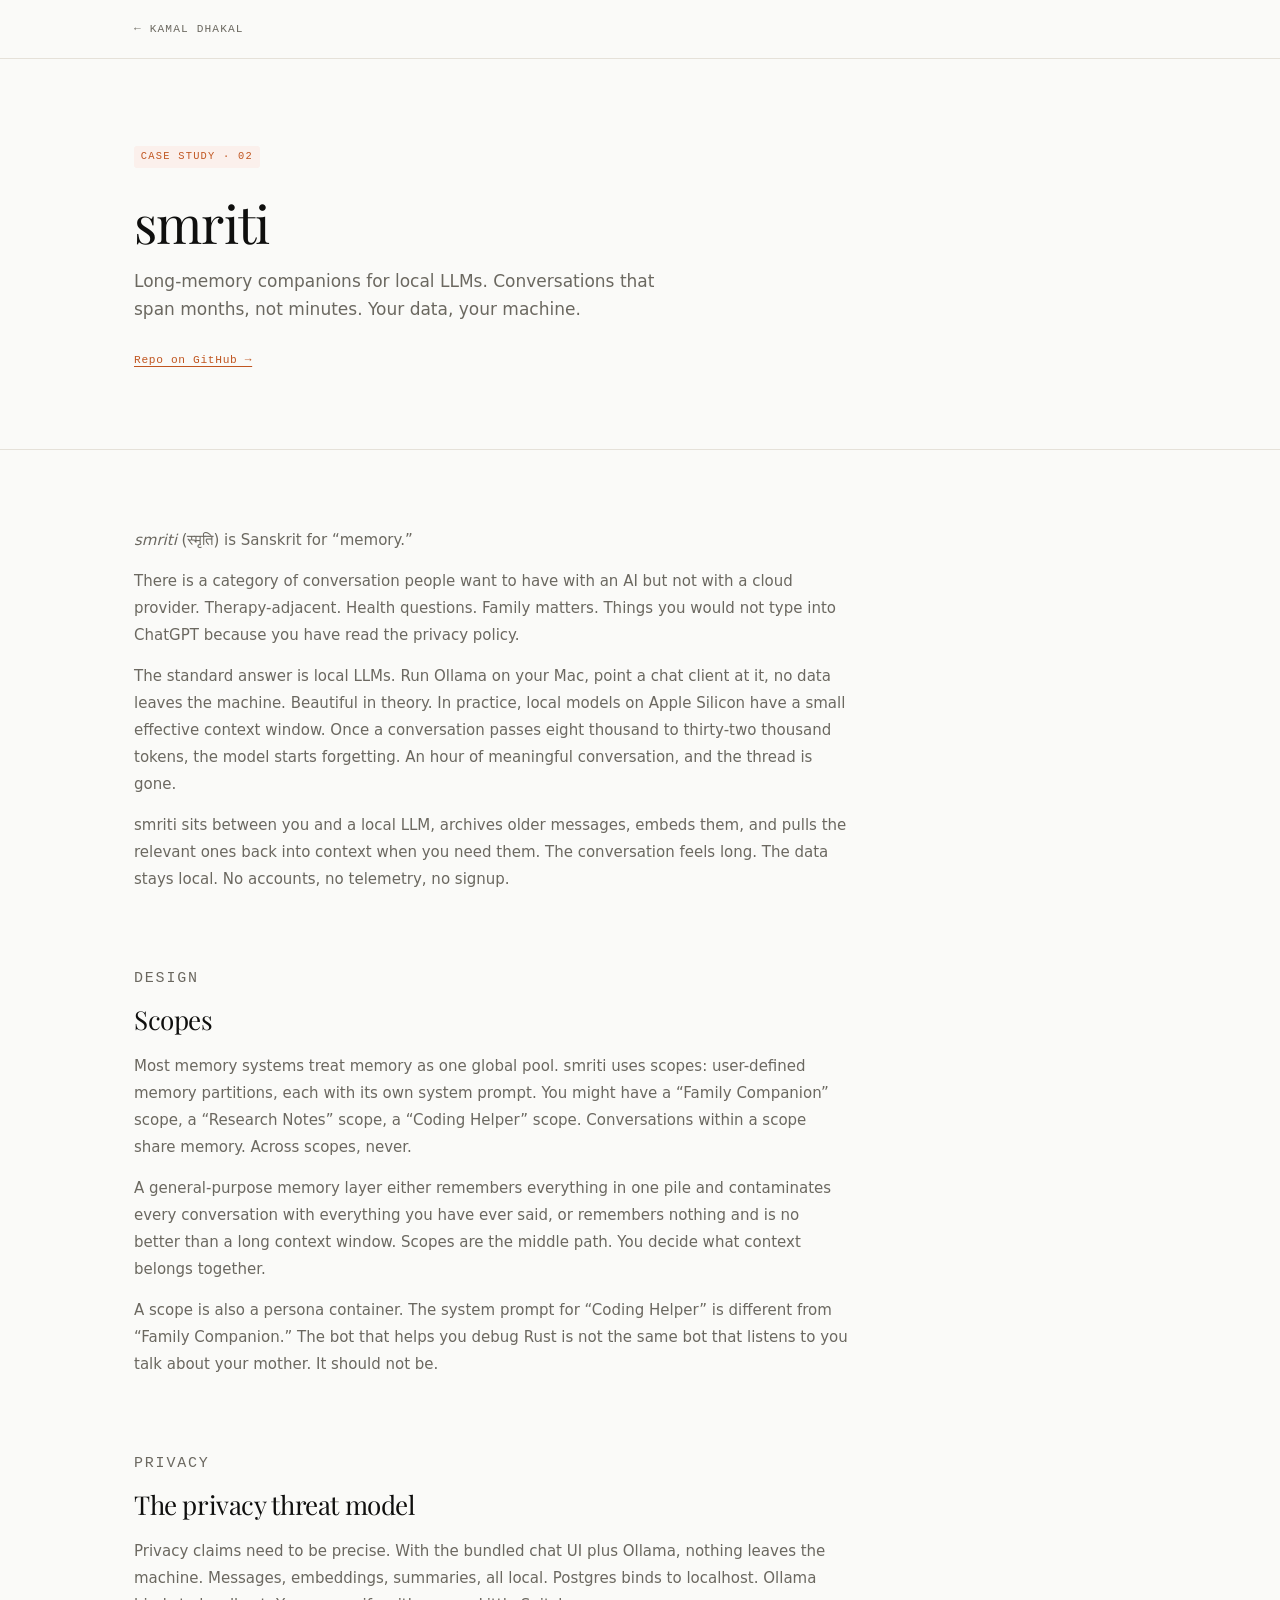
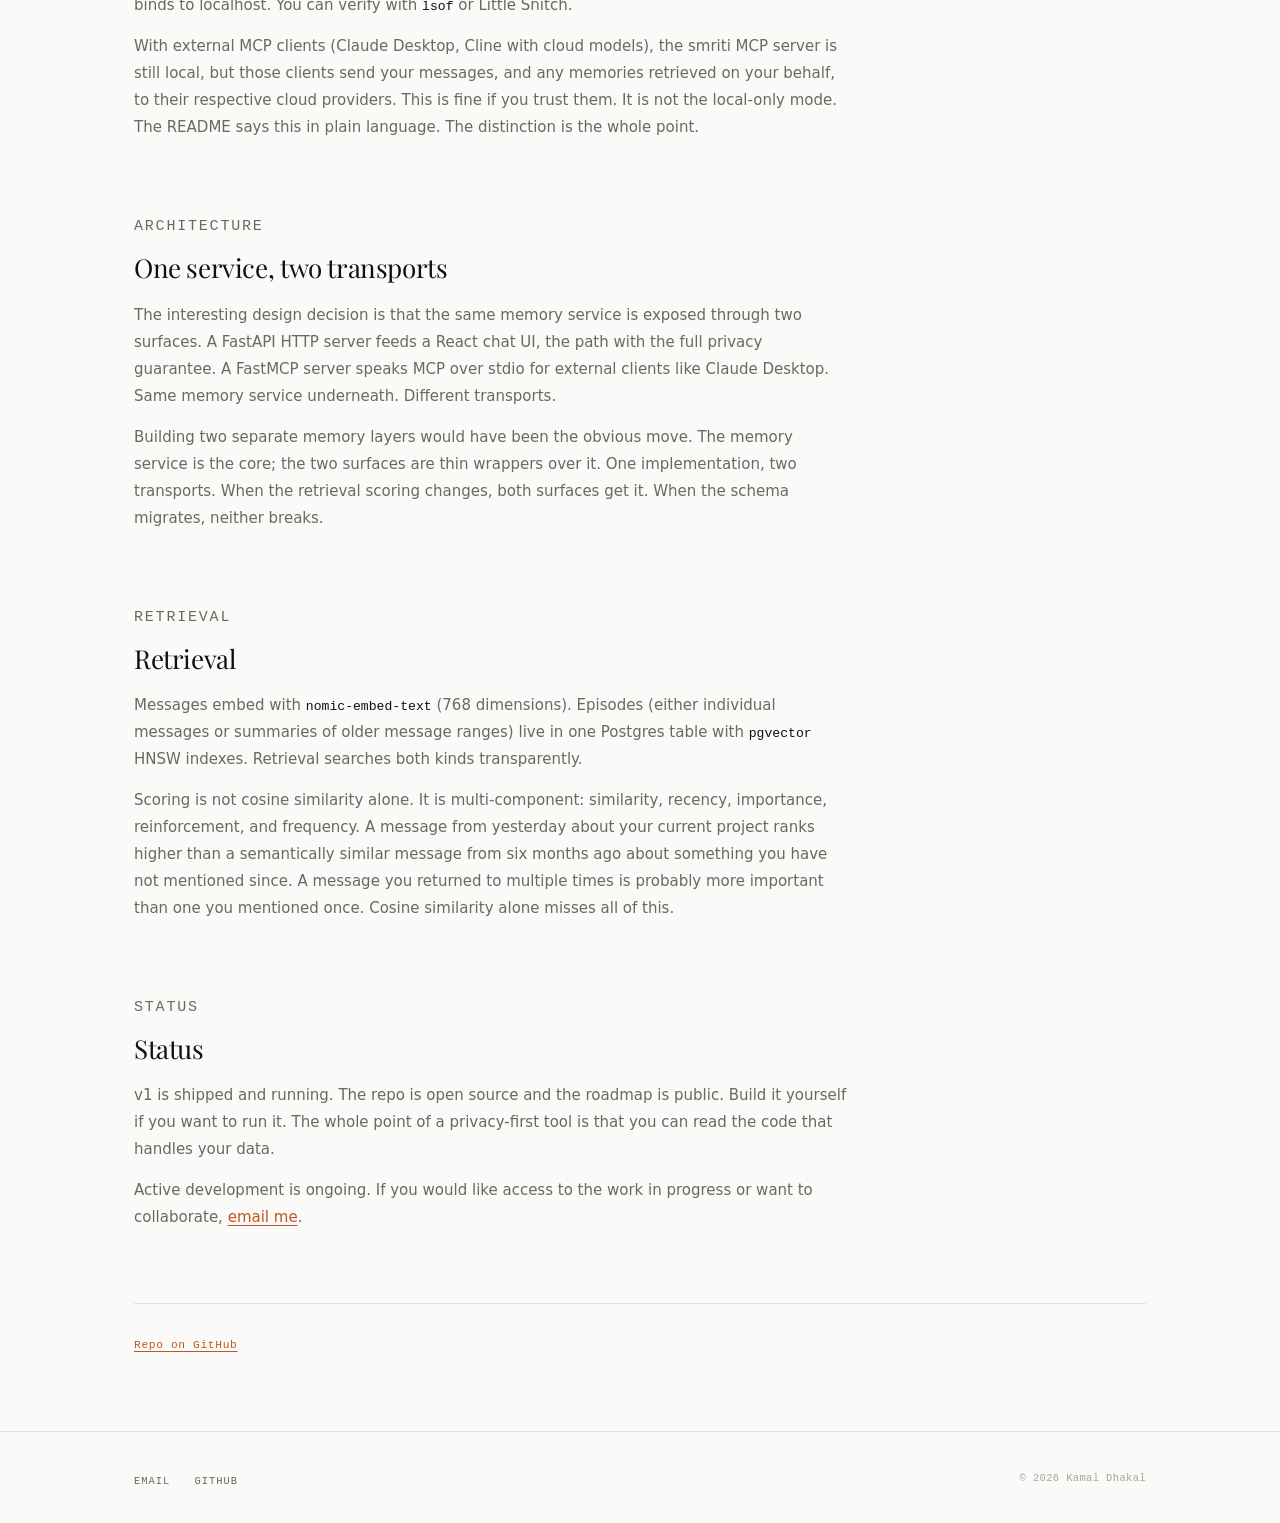
<file: projects/smriti/index.html>
<!DOCTYPE html>
<html lang="en">
<head>
  <meta charset="UTF-8">
  <meta name="viewport" content="width=device-width, initial-scale=1.0">
  <title>smriti: Kamal Dhakal</title>
  <meta name="description" content="smriti: long-memory companions for local LLMs. Privacy-first, fully local, scope-partitioned memory for Ollama models. Open source.">
  <link rel="preconnect" href="https://fonts.googleapis.com">
  <link rel="preconnect" href="https://fonts.gstatic.com" crossorigin>
  <link href="https://fonts.googleapis.com/css2?family=Playfair+Display:ital,wght@0,400;0,500;1,400&display=swap" rel="stylesheet">
  <link rel="stylesheet" href="../../styles.css">
</head>
<body>

  <nav class="site-nav">
    <div class="wrap nav-inner">
      <a href="/#projects" class="nav-back-link">&larr; Kamal Dhakal</a>
    </div>
  </nav>

  <main>

    <header class="case-header">
      <div class="wrap">
        <span class="case-header-tag">Case Study &middot; 02</span>
        <h1>smriti</h1>
        <p class="case-tagline">Long-memory companions for local LLMs. Conversations that span months, not minutes. Your data, your machine.</p>
        <div class="case-header-links">
          <a href="https://github.com/dhakalkamal/smriti" target="_blank" rel="noopener noreferrer">Repo on GitHub &rarr;</a>
        </div>
      </div>
    </header>

    <div class="case-body">
      <div class="wrap">

        <!-- Intro -->
        <section class="case-section">
          <p><em>smriti</em> (&#x0938;&#x094D;&#x092E;&#x0943;&#x0924;&#x093F;) is Sanskrit for &ldquo;memory.&rdquo;</p>
          <p>There is a category of conversation people want to have with an AI but not with a cloud provider. Therapy-adjacent. Health questions. Family matters. Things you would not type into ChatGPT because you have read the privacy policy.</p>
          <p>The standard answer is local LLMs. Run Ollama on your Mac, point a chat client at it, no data leaves the machine. Beautiful in theory. In practice, local models on Apple Silicon have a small effective context window. Once a conversation passes eight thousand to thirty-two thousand tokens, the model starts forgetting. An hour of meaningful conversation, and the thread is gone.</p>
          <p>smriti sits between you and a local LLM, archives older messages, embeds them, and pulls the relevant ones back into context when you need them. The conversation feels long. The data stays local. No accounts, no telemetry, no signup.</p>
        </section>

        <!-- Design -->
        <section class="case-section">
          <p class="case-section-label">Design</p>
          <h2>Scopes</h2>
          <p>Most memory systems treat memory as one global pool. smriti uses scopes: user-defined memory partitions, each with its own system prompt. You might have a &ldquo;Family Companion&rdquo; scope, a &ldquo;Research Notes&rdquo; scope, a &ldquo;Coding Helper&rdquo; scope. Conversations within a scope share memory. Across scopes, never.</p>
          <p>A general-purpose memory layer either remembers everything in one pile and contaminates every conversation with everything you have ever said, or remembers nothing and is no better than a long context window. Scopes are the middle path. You decide what context belongs together.</p>
          <p>A scope is also a persona container. The system prompt for &ldquo;Coding Helper&rdquo; is different from &ldquo;Family Companion.&rdquo; The bot that helps you debug Rust is not the same bot that listens to you talk about your mother. It should not be.</p>
        </section>

        <!-- Privacy -->
        <section class="case-section">
          <p class="case-section-label">Privacy</p>
          <h2>The privacy threat model</h2>
          <p>Privacy claims need to be precise. With the bundled chat UI plus Ollama, nothing leaves the machine. Messages, embeddings, summaries, all local. Postgres binds to localhost. Ollama binds to localhost. You can verify with <code>lsof</code> or Little Snitch.</p>
          <p>With external MCP clients (Claude Desktop, Cline with cloud models), the smriti MCP server is still local, but those clients send your messages, and any memories retrieved on your behalf, to their respective cloud providers. This is fine if you trust them. It is not the local-only mode. The README says this in plain language. The distinction is the whole point.</p>
        </section>

        <!-- Architecture -->
        <section class="case-section">
          <p class="case-section-label">Architecture</p>
          <h2>One service, two transports</h2>
          <p>The interesting design decision is that the same memory service is exposed through two surfaces. A FastAPI HTTP server feeds a React chat UI, the path with the full privacy guarantee. A FastMCP server speaks MCP over stdio for external clients like Claude Desktop. Same memory service underneath. Different transports.</p>
          <p>Building two separate memory layers would have been the obvious move. The memory service is the core; the two surfaces are thin wrappers over it. One implementation, two transports. When the retrieval scoring changes, both surfaces get it. When the schema migrates, neither breaks.</p>
        </section>

        <!-- Retrieval -->
        <section class="case-section">
          <p class="case-section-label">Retrieval</p>
          <h2>Retrieval</h2>
          <p>Messages embed with <code>nomic-embed-text</code> (768 dimensions). Episodes (either individual messages or summaries of older message ranges) live in one Postgres table with <code>pgvector</code> HNSW indexes. Retrieval searches both kinds transparently.</p>
          <p>Scoring is not cosine similarity alone. It is multi-component: similarity, recency, importance, reinforcement, and frequency. A message from yesterday about your current project ranks higher than a semantically similar message from six months ago about something you have not mentioned since. A message you returned to multiple times is probably more important than one you mentioned once. Cosine similarity alone misses all of this.</p>
        </section>

        <!-- Status -->
        <section class="case-section">
          <p class="case-section-label">Status</p>
          <h2>Status</h2>
          <p>v1 is shipped and running. The repo is open source and the roadmap is public. Build it yourself if you want to run it. The whole point of a privacy-first tool is that you can read the code that handles your data.</p>
          <p>Active development is ongoing. If you would like access to the work in progress or want to collaborate, <a href="mailto:kamaldhakal01@gmail.com" class="link-accent">email me</a>.</p>
        </section>

        <div class="case-article-footer">
          <a href="https://github.com/dhakalkamal/smriti" target="_blank" rel="noopener noreferrer">Repo on GitHub</a>
        </div>

      </div>
    </div>

  </main>

  <footer class="site-footer">
    <div class="wrap footer-inner">
      <ul class="footer-links">
        <li><a href="mailto:kamaldhakal01@gmail.com">Email</a></li>
        <li><a href="https://github.com/dhakalkamal" target="_blank" rel="noopener noreferrer">GitHub</a></li>
      </ul>
      <span class="footer-copy">&copy; 2026 Kamal Dhakal</span>
    </div>
  </footer>

</body>
</html>
</file>
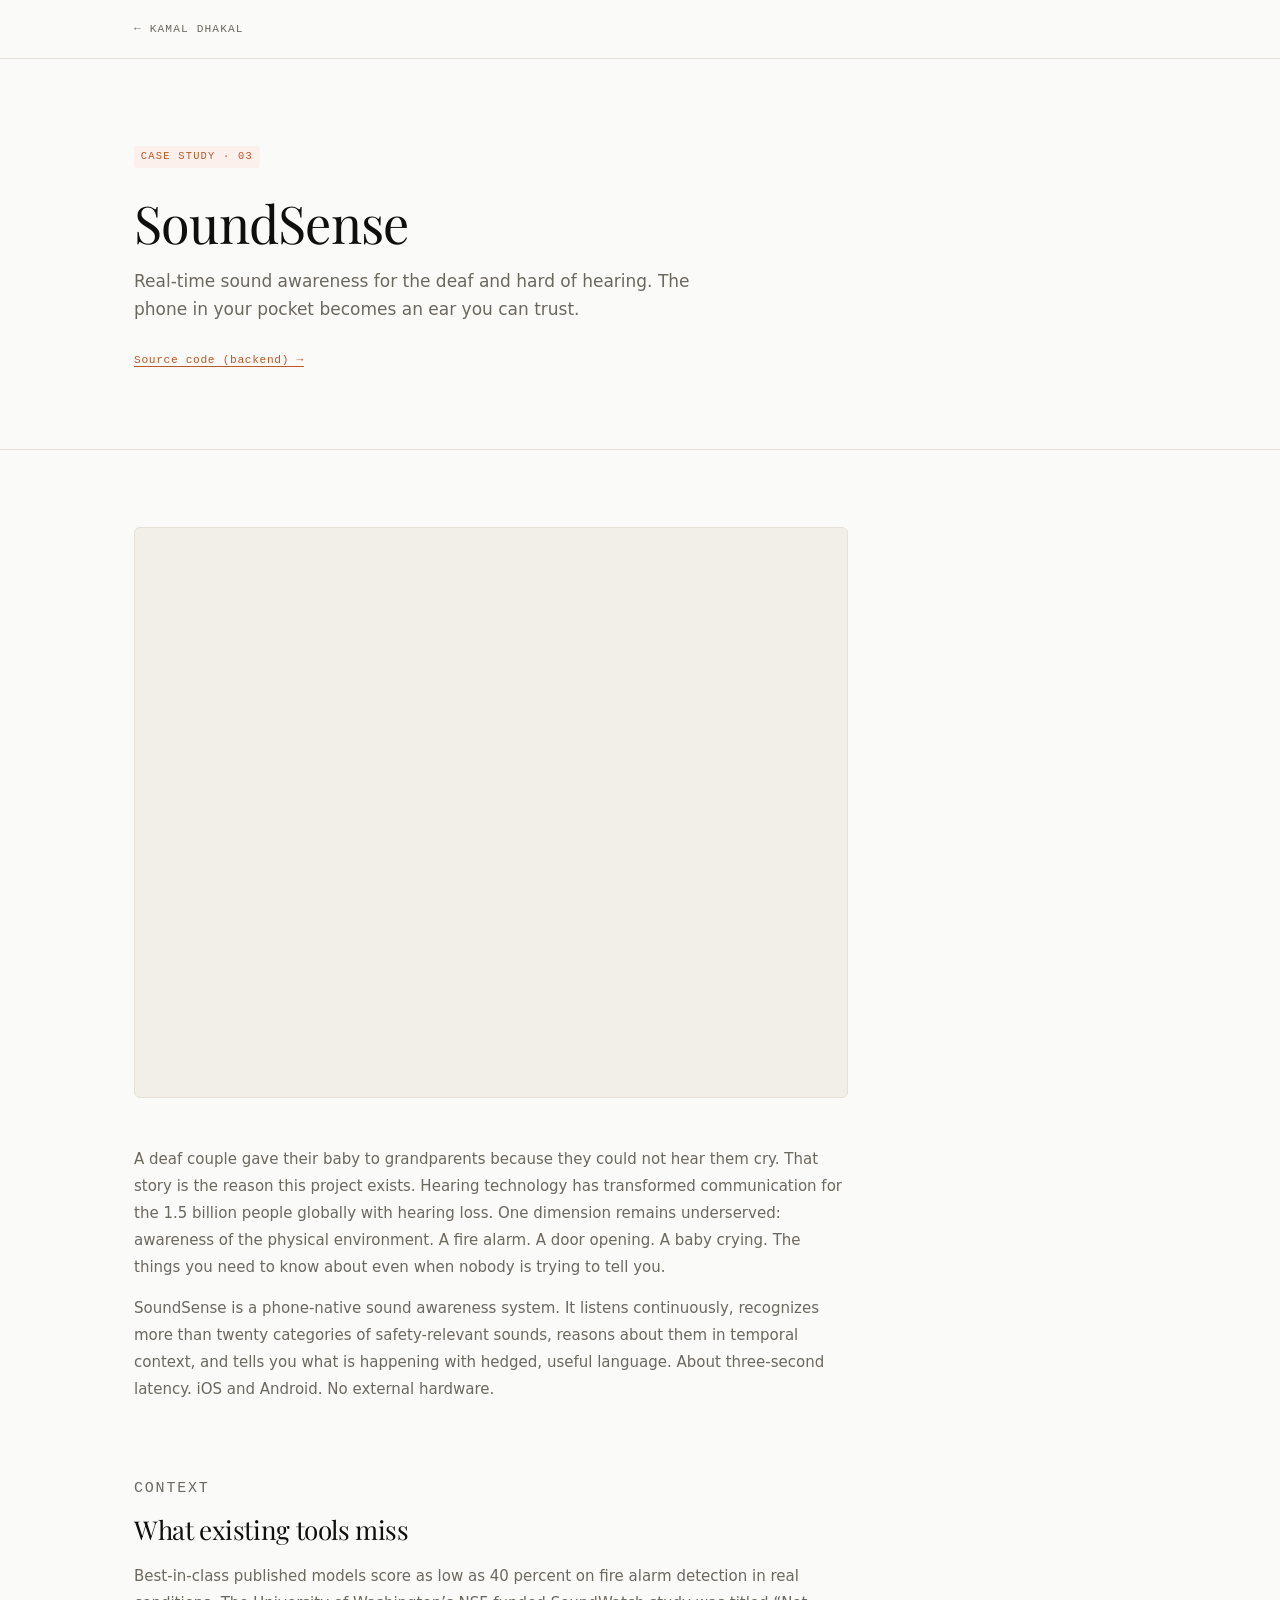
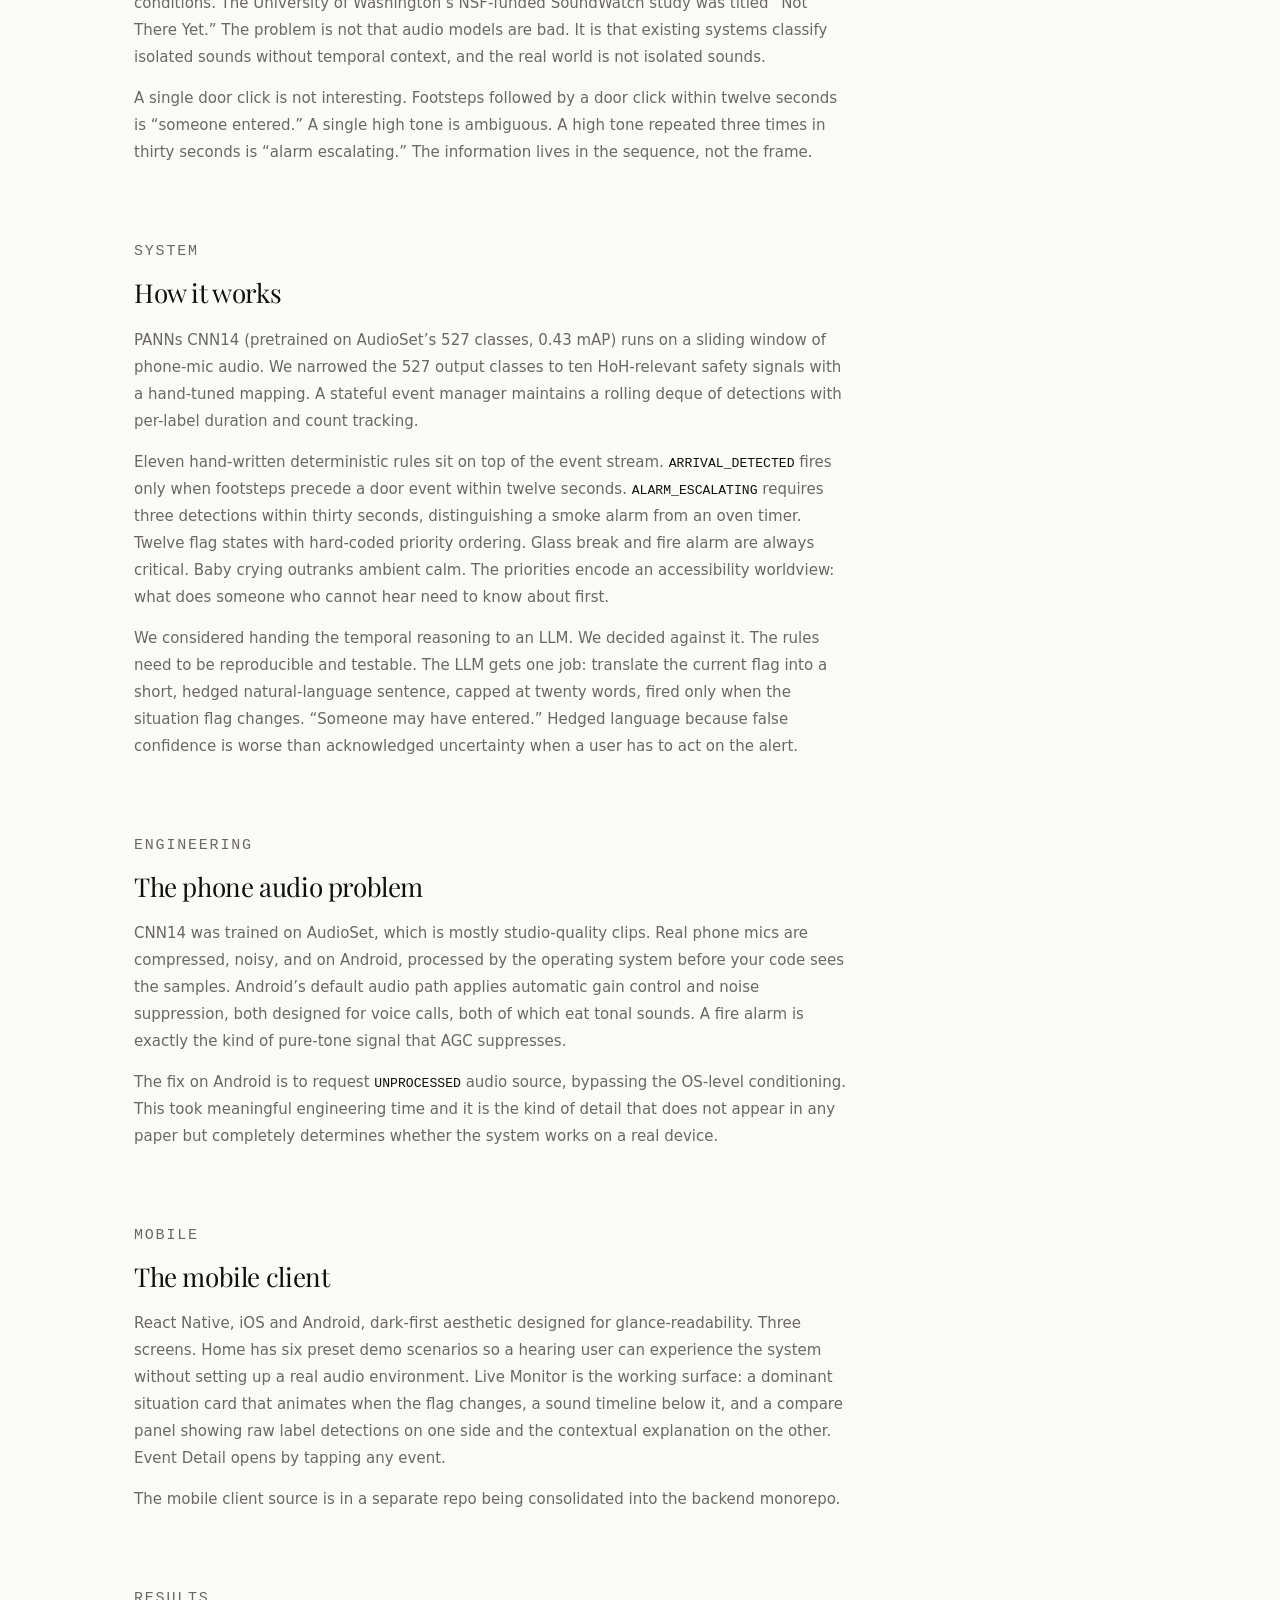
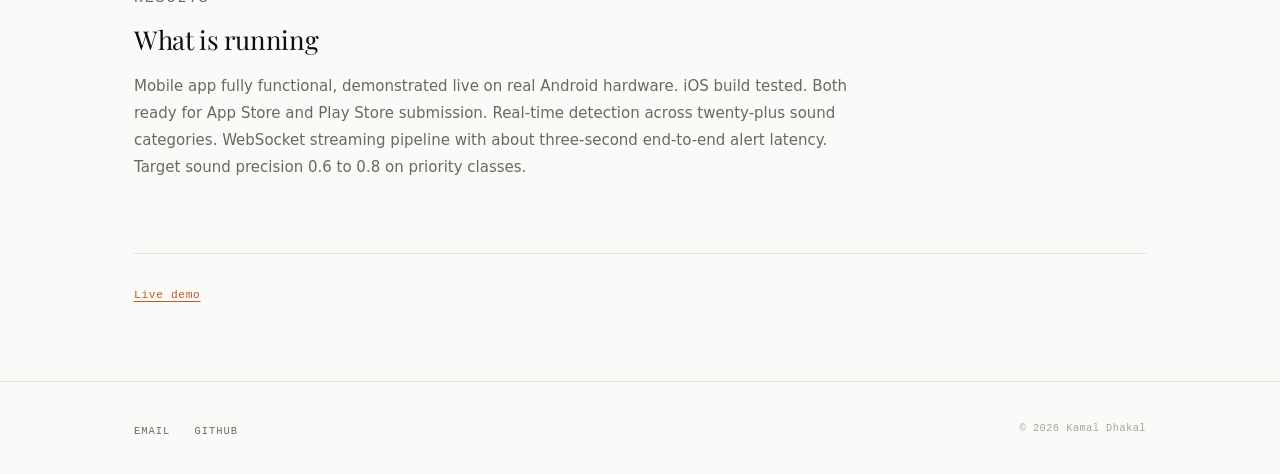
<file: projects/soundsense/index.html>
<!DOCTYPE html>
<html lang="en">
<head>
  <meta charset="UTF-8">
  <meta name="viewport" content="width=device-width, initial-scale=1.0">
  <title>SoundSense: Kamal Dhakal</title>
  <meta name="description" content="SoundSense: phone-native sound awareness for the deaf and hard of hearing. PANNs CNN14, deterministic temporal reasoning, LLM natural language layer. iOS and Android.">
  <link rel="preconnect" href="https://fonts.googleapis.com">
  <link rel="preconnect" href="https://fonts.gstatic.com" crossorigin>
  <link href="https://fonts.googleapis.com/css2?family=Playfair+Display:ital,wght@0,400;0,500;1,400&display=swap" rel="stylesheet">
  <link rel="stylesheet" href="../../styles.css">
</head>
<body>

  <nav class="site-nav">
    <div class="wrap nav-inner">
      <a href="/#projects" class="nav-back-link">&larr; Kamal Dhakal</a>
    </div>
  </nav>

  <main>

    <header class="case-header">
      <div class="wrap">
        <span class="case-header-tag">Case Study &middot; 03</span>
        <h1>SoundSense</h1>
        <p class="case-tagline">Real-time sound awareness for the deaf and hard of hearing. The phone in your pocket becomes an ear you can trust.</p>
        <div class="case-header-links">
          <a href="https://github.com/dhakalkamal/SoundSense" target="_blank" rel="noopener noreferrer">Source code (backend) &rarr;</a>
        </div>
      </div>
    </header>

    <div class="case-body">
      <div class="wrap">

        <div class="video-embed">
          <iframe
            src="https://www.youtube.com/embed/mQlYLyE1kUI"
            title="SoundSense demo: real-time sound awareness for deaf and hard-of-hearing users"
            allow="accelerometer; autoplay; clipboard-write; encrypted-media; gyroscope; picture-in-picture"
            referrerpolicy="strict-origin-when-cross-origin"
            allowfullscreen
          ></iframe>
        </div>

        <!-- Intro -->
        <section class="case-section">
          <p>A deaf couple gave their baby to grandparents because they could not hear them cry. That story is the reason this project exists. Hearing technology has transformed communication for the 1.5 billion people globally with hearing loss. One dimension remains underserved: awareness of the physical environment. A fire alarm. A door opening. A baby crying. The things you need to know about even when nobody is trying to tell you.</p>
          <p>SoundSense is a phone-native sound awareness system. It listens continuously, recognizes more than twenty categories of safety-relevant sounds, reasons about them in temporal context, and tells you what is happening with hedged, useful language. About three-second latency. iOS and Android. No external hardware.</p>
        </section>

        <!-- Context -->
        <section class="case-section">
          <p class="case-section-label">Context</p>
          <h2>What existing tools miss</h2>
          <p>Best-in-class published models score as low as 40 percent on fire alarm detection in real conditions. The University of Washington&rsquo;s NSF-funded SoundWatch study was titled &ldquo;Not There Yet.&rdquo; The problem is not that audio models are bad. It is that existing systems classify isolated sounds without temporal context, and the real world is not isolated sounds.</p>
          <p>A single door click is not interesting. Footsteps followed by a door click within twelve seconds is &ldquo;someone entered.&rdquo; A single high tone is ambiguous. A high tone repeated three times in thirty seconds is &ldquo;alarm escalating.&rdquo; The information lives in the sequence, not the frame.</p>
        </section>

        <!-- System -->
        <section class="case-section">
          <p class="case-section-label">System</p>
          <h2>How it works</h2>
          <p>PANNs CNN14 (pretrained on AudioSet&rsquo;s 527 classes, 0.43 mAP) runs on a sliding window of phone-mic audio. We narrowed the 527 output classes to ten HoH-relevant safety signals with a hand-tuned mapping. A stateful event manager maintains a rolling deque of detections with per-label duration and count tracking.</p>
          <p>Eleven hand-written deterministic rules sit on top of the event stream. <code>ARRIVAL_DETECTED</code> fires only when footsteps precede a door event within twelve seconds. <code>ALARM_ESCALATING</code> requires three detections within thirty seconds, distinguishing a smoke alarm from an oven timer. Twelve flag states with hard-coded priority ordering. Glass break and fire alarm are always critical. Baby crying outranks ambient calm. The priorities encode an accessibility worldview: what does someone who cannot hear need to know about first.</p>
          <p>We considered handing the temporal reasoning to an LLM. We decided against it. The rules need to be reproducible and testable. The LLM gets one job: translate the current flag into a short, hedged natural-language sentence, capped at twenty words, fired only when the situation flag changes. &ldquo;Someone may have entered.&rdquo; Hedged language because false confidence is worse than acknowledged uncertainty when a user has to act on the alert.</p>
        </section>

        <!-- Engineering -->
        <section class="case-section">
          <p class="case-section-label">Engineering</p>
          <h2>The phone audio problem</h2>
          <p>CNN14 was trained on AudioSet, which is mostly studio-quality clips. Real phone mics are compressed, noisy, and on Android, processed by the operating system before your code sees the samples. Android&rsquo;s default audio path applies automatic gain control and noise suppression, both designed for voice calls, both of which eat tonal sounds. A fire alarm is exactly the kind of pure-tone signal that AGC suppresses.</p>
          <p>The fix on Android is to request <code>UNPROCESSED</code> audio source, bypassing the OS-level conditioning. This took meaningful engineering time and it is the kind of detail that does not appear in any paper but completely determines whether the system works on a real device.</p>
        </section>

        <!-- Mobile -->
        <section class="case-section">
          <p class="case-section-label">Mobile</p>
          <h2>The mobile client</h2>
          <p>React Native, iOS and Android, dark-first aesthetic designed for glance-readability. Three screens. Home has six preset demo scenarios so a hearing user can experience the system without setting up a real audio environment. Live Monitor is the working surface: a dominant situation card that animates when the flag changes, a sound timeline below it, and a compare panel showing raw label detections on one side and the contextual explanation on the other. Event Detail opens by tapping any event.</p>
          <p>The mobile client source is in a separate repo being consolidated into the backend monorepo.</p>
        </section>

        <!-- Results -->
        <section class="case-section">
          <p class="case-section-label">Results</p>
          <h2>What is running</h2>
          <p>Mobile app fully functional, demonstrated live on real Android hardware. iOS build tested. Both ready for App Store and Play Store submission. Real-time detection across twenty-plus sound categories. WebSocket streaming pipeline with about three-second end-to-end alert latency. Target sound precision 0.6 to 0.8 on priority classes.</p>
        </section>

        <div class="case-article-footer">
          <!-- TODO: Replace href="#" with actual live demo URL when available -->
          <a href="#">Live demo</a>
        </div>

      </div>
    </div>

  </main>

  <footer class="site-footer">
    <div class="wrap footer-inner">
      <ul class="footer-links">
        <li><a href="mailto:kamaldhakal01@gmail.com">Email</a></li>
        <li><a href="https://github.com/dhakalkamal" target="_blank" rel="noopener noreferrer">GitHub</a></li>
      </ul>
      <span class="footer-copy">&copy; 2026 Kamal Dhakal</span>
    </div>
  </footer>

</body>
</html>
</file>
<file: styles.css>
/* ============================================================
   Reset & base
   ============================================================ */
*, *::before, *::after {
  box-sizing: border-box;
  margin: 0;
  padding: 0;
}

html {
  scroll-behavior: smooth;
  -webkit-text-size-adjust: 100%;
}

body {
  background: var(--bg);
  color: var(--text);
  font-family: var(--font-body);
  font-size: 1.0625rem;
  line-height: 1.65;
  -webkit-font-smoothing: antialiased;
  -moz-osx-font-smoothing: grayscale;
}

img {
  display: block;
  max-width: 100%;
  height: auto;
}

a {
  color: inherit;
  text-decoration: none;
}

/* ============================================================
   Design tokens
   ============================================================ */
:root {
  --bg:        #FAFAF8;
  --surface:   #F2EFE9;
  --border:    #E5E1D9;
  --text:      #0F0F0E;
  --muted:     #6B6860;
  --faint:     #A8A49C;
  --accent:    #C05621;
  --accent-bg: #FBF0EC;

  --font-display: "Playfair Display", Georgia, "Times New Roman", serif;
  --font-body:    system-ui, -apple-system, BlinkMacSystemFont, "Segoe UI", sans-serif;
  --font-mono:    "SF Mono", "Fira Code", "Fira Mono", ui-monospace, monospace;

  --max-w: 1100px;
  --prose: 66ch;
  --pad:   clamp(1.25rem, 5vw, 2.75rem);
  --vgap:  clamp(4rem, 8vw, 7rem);
}

/* ============================================================
   Typography
   ============================================================ */
h1, h2, h3, h4 {
  font-family: var(--font-display);
  font-weight: 400;
  line-height: 1.2;
  letter-spacing: -0.015em;
  color: var(--text);
}

h1 { font-size: clamp(2.25rem, 5vw, 3.25rem); }
h2 { font-size: clamp(1.375rem, 2.75vw, 1.875rem); }
h3 { font-size: clamp(1.125rem, 2vw, 1.375rem); }

code {
  font-family: var(--font-mono);
  font-size: 0.875em;
  color: var(--text);
}

/* ============================================================
   Layout
   ============================================================ */
.wrap {
  max-width: var(--max-w);
  margin-inline: auto;
  padding-inline: var(--pad);
}

/* ============================================================
   Nav
   ============================================================ */
.site-nav {
  position: sticky;
  top: 0;
  z-index: 100;
  background: var(--bg);
  border-bottom: 1px solid var(--border);
  padding-block: 1.25rem;
}

.nav-inner {
  display: flex;
  align-items: center;
  justify-content: space-between;
  gap: 1.5rem;
}

.nav-brand {
  font-family: var(--font-display);
  font-size: 1rem;
  font-weight: 500;
  color: var(--text);
  letter-spacing: 0.01em;
  transition: opacity 0.15s;
}
.nav-brand:hover { opacity: 0.55; }

.nav-items {
  list-style: none;
  display: flex;
  gap: 2rem;
}

.nav-items a {
  font-family: var(--font-mono);
  font-size: 0.7rem;
  letter-spacing: 0.1em;
  text-transform: uppercase;
  color: var(--muted);
  transition: color 0.15s;
}
.nav-items a:hover { color: var(--text); }

.nav-back-link {
  font-family: var(--font-mono);
  font-size: 0.7rem;
  letter-spacing: 0.1em;
  text-transform: uppercase;
  color: var(--muted);
  transition: color 0.15s;
}
.nav-back-link:hover { color: var(--accent); }

/* ============================================================
   Hero
   ============================================================ */
.hero {
  padding-block: clamp(5rem, 12vw, 9rem);
  border-bottom: 1px solid var(--border);
}

.hero-eyebrow {
  font-family: var(--font-mono);
  font-size: 0.7rem;
  letter-spacing: 0.14em;
  text-transform: uppercase;
  color: var(--accent);
  margin-bottom: 1.5rem;
}

.hero h1 {
  margin-bottom: 1.75rem;
  max-width: 16ch;
}

.hero-body {
  font-size: 1.0625rem;
  color: var(--muted);
  line-height: 1.75;
  max-width: 50ch;
}

.hero-body + .hero-body {
  margin-top: 1rem;
}

/* ============================================================
   Projects section (landing)
   ============================================================ */
.projects-section {
  padding-block: var(--vgap);
}

.section-eyebrow {
  font-family: var(--font-mono);
  font-size: 0.7rem;
  letter-spacing: 0.14em;
  text-transform: uppercase;
  color: var(--faint);
  margin-bottom: 2.5rem;
}

.project-list {
  border-top: 1px solid var(--border);
}

.project-item {
  border-bottom: 1px solid var(--border);
  padding-block: clamp(2rem, 4vw, 3rem);
}

.project-item-head {
  display: flex;
  align-items: baseline;
  gap: 1rem;
  margin-bottom: 0.5rem;
}

.project-num {
  font-family: var(--font-mono);
  font-size: 0.65rem;
  color: var(--faint);
  letter-spacing: 0.08em;
  flex-shrink: 0;
  min-width: 2.5ch;
}

.project-item h2 {
  font-size: clamp(1.5rem, 3.5vw, 2.25rem);
  flex: 1;
}

.project-item.featured h2 {
  font-size: clamp(1.875rem, 4vw, 2.75rem);
}

.project-meta {
  font-family: var(--font-mono);
  font-size: 0.7rem;
  letter-spacing: 0.04em;
  color: var(--muted);
  margin-bottom: 0.875rem;
  margin-left: calc(2.5ch + 1rem);
}

.project-blurb {
  font-size: 0.9375rem;
  color: var(--muted);
  line-height: 1.75;
  max-width: 62ch;
  margin-left: calc(2.5ch + 1rem);
  margin-bottom: 1.25rem;
}

.project-item-foot {
  display: flex;
  align-items: baseline;
  justify-content: flex-end;
  flex-wrap: wrap;
  gap: 1.25rem;
  margin-left: calc(2.5ch + 1rem);
}

.cta-link {
  font-family: var(--font-mono);
  font-size: 0.75rem;
  letter-spacing: 0.06em;
  color: var(--accent);
  flex-shrink: 0;
  transition: opacity 0.15s;
}
.cta-link:hover { opacity: 0.65; }

.cta-link-secondary {
  font-family: var(--font-mono);
  font-size: 0.7rem;
  letter-spacing: 0.06em;
  color: var(--muted);
  flex-shrink: 0;
  transition: color 0.15s;
}
.cta-link-secondary:hover { color: var(--text); }

/* ============================================================
   About section (landing)
   ============================================================ */
.about-section {
  padding-block: var(--vgap);
  border-top: 1px solid var(--border);
}

.about-section p {
  font-size: 0.9375rem;
  color: var(--muted);
  line-height: 1.8;
  max-width: var(--prose);
}

.about-section p + p {
  margin-top: 0.875rem;
}

.education-section {
  padding-block: clamp(2rem, 4vw, 3rem);
  border-top: 1px solid var(--border);
}

.education-list {
  list-style: none;
  max-width: var(--prose);
}

.education-item {
  display: flex;
  justify-content: space-between;
  align-items: baseline;
  gap: 1.5rem;
  font-size: 0.9375rem;
  color: var(--muted);
  line-height: 1.8;
}

.education-item + .education-item {
  margin-top: 0.5rem;
}

.education-year {
  font-family: var(--font-mono);
  font-size: 0.7rem;
  letter-spacing: 0.06em;
  color: var(--muted);
  white-space: nowrap;
}

.link-accent {
  color: var(--accent);
  text-decoration: underline;
  text-underline-offset: 3px;
  transition: opacity 0.15s;
}
.link-accent:hover { opacity: 0.7; }

/* ============================================================
   Footer
   ============================================================ */
.site-footer {
  border-top: 1px solid var(--border);
  padding-block: 2rem;
}

.footer-inner {
  display: flex;
  align-items: center;
  justify-content: space-between;
  flex-wrap: wrap;
  gap: 1rem;
}

.footer-links {
  list-style: none;
  display: flex;
  gap: 1.5rem;
}

.footer-links a {
  font-family: var(--font-mono);
  font-size: 0.65rem;
  letter-spacing: 0.1em;
  text-transform: uppercase;
  color: var(--muted);
  transition: color 0.15s;
}
.footer-links a:hover { color: var(--text); }

.footer-copy {
  font-family: var(--font-mono);
  font-size: 0.65rem;
  letter-spacing: 0.04em;
  color: var(--faint);
}

/* ============================================================
   Case study:page header
   ============================================================ */
.case-header {
  padding-block: clamp(3rem, 7vw, 5rem);
  border-bottom: 1px solid var(--border);
}

.case-header-tag {
  font-family: var(--font-mono);
  font-size: 0.65rem;
  letter-spacing: 0.12em;
  text-transform: uppercase;
  color: var(--accent);
  background: var(--accent-bg);
  display: inline-block;
  padding: 0.25em 0.65em;
  border-radius: 3px;
  margin-bottom: 1.5rem;
}

.case-header h1 {
  margin-bottom: 0.75rem;
}

.case-tagline {
  font-size: 1.0625rem;
  color: var(--muted);
  line-height: 1.65;
  max-width: 52ch;
  margin-bottom: 1.75rem;
}

.case-header-links {
  display: flex;
  gap: 1.5rem;
  flex-wrap: wrap;
}

.case-header-links a {
  font-family: var(--font-mono);
  font-size: 0.7rem;
  letter-spacing: 0.06em;
  color: var(--accent);
  text-decoration: underline;
  text-underline-offset: 3px;
  transition: opacity 0.15s;
}
.case-header-links a:hover { opacity: 0.65; }

/* ============================================================
   Case study:body
   ============================================================ */
.case-body {
  padding-block: clamp(3rem, 6vw, 5rem);
}

.case-section {
  margin-bottom: clamp(3rem, 6vw, 4.5rem);
  max-width: var(--prose);
}

.case-section-label {
  font-family: var(--font-mono);
  font-size: 0.65rem;
  letter-spacing: 0.12em;
  text-transform: uppercase;
  color: var(--accent);
  margin-bottom: 0.75rem;
}

.case-section h2 {
  font-size: clamp(1.25rem, 2.5vw, 1.625rem);
  margin-bottom: 1.125rem;
}

.case-section p {
  font-size: 0.9375rem;
  color: var(--muted);
  line-height: 1.8;
}

.case-section p + p {
  margin-top: 0.875rem;
}

/* ============================================================
   Case study:screenshots & media
   ============================================================ */
.case-media {
  max-width: var(--prose);
  margin-block: clamp(2rem, 4vw, 3rem);
}

.case-media.wide {
  max-width: min(calc(var(--prose) + 10rem), 100%);
}

.case-media figure {
  margin: 0;
}

.case-media img {
  width: 100%;
  border: 1px solid var(--border);
  border-radius: 6px;
  min-height: 180px;
  background: var(--surface);
}

.case-media figcaption {
  font-family: var(--font-mono);
  font-size: 0.65rem;
  letter-spacing: 0.04em;
  color: var(--faint);
  margin-top: 0.625rem;
}

.media-pair {
  display: grid;
  grid-template-columns: repeat(auto-fit, minmax(260px, 1fr));
  gap: 1.25rem;
}

/* YouTube embed */
.video-embed {
  position: relative;
  padding-bottom: 56.25%;
  height: 0;
  overflow: hidden;
  border: 1px solid var(--border);
  border-radius: 6px;
  background: var(--surface);
  margin-bottom: clamp(2rem, 4vw, 3rem);
  max-width: var(--prose);
}

.video-embed iframe {
  position: absolute;
  inset: 0;
  width: 100%;
  height: 100%;
  border: 0;
}

.video-placeholder {
  position: absolute;
  inset: 0;
  display: flex;
  align-items: center;
  justify-content: center;
  font-family: var(--font-mono);
  font-size: 0.7rem;
  letter-spacing: 0.08em;
  color: var(--faint);
}

/* ============================================================
   Case study:article footer links
   ============================================================ */
.case-article-footer {
  margin-top: clamp(2.5rem, 5vw, 4rem);
  padding-top: 2rem;
  border-top: 1px solid var(--border);
  display: flex;
  gap: 1.5rem;
  flex-wrap: wrap;
}

.case-article-footer a {
  font-family: var(--font-mono);
  font-size: 0.7rem;
  letter-spacing: 0.06em;
  color: var(--accent);
  text-decoration: underline;
  text-underline-offset: 3px;
  transition: opacity 0.15s;
}
.case-article-footer a:hover { opacity: 0.65; }

/* ============================================================
   Responsive
   ============================================================ */
@media (max-width: 600px) {
  :root {
    --vgap: clamp(3rem, 7vw, 5rem);
  }

  .nav-inner {
    flex-wrap: wrap;
  }

  .nav-items {
    gap: 1.25rem;
    flex-wrap: wrap;
  }

  .project-meta,
  .project-blurb,
  .project-item-foot {
    margin-left: 0;
  }

  .project-item-foot {
    flex-direction: column;
    align-items: flex-start;
  }

  .education-item {
    flex-wrap: wrap;
    gap: 0.2rem 1rem;
  }

  .education-year {
    white-space: normal;
  }
}
</file>
